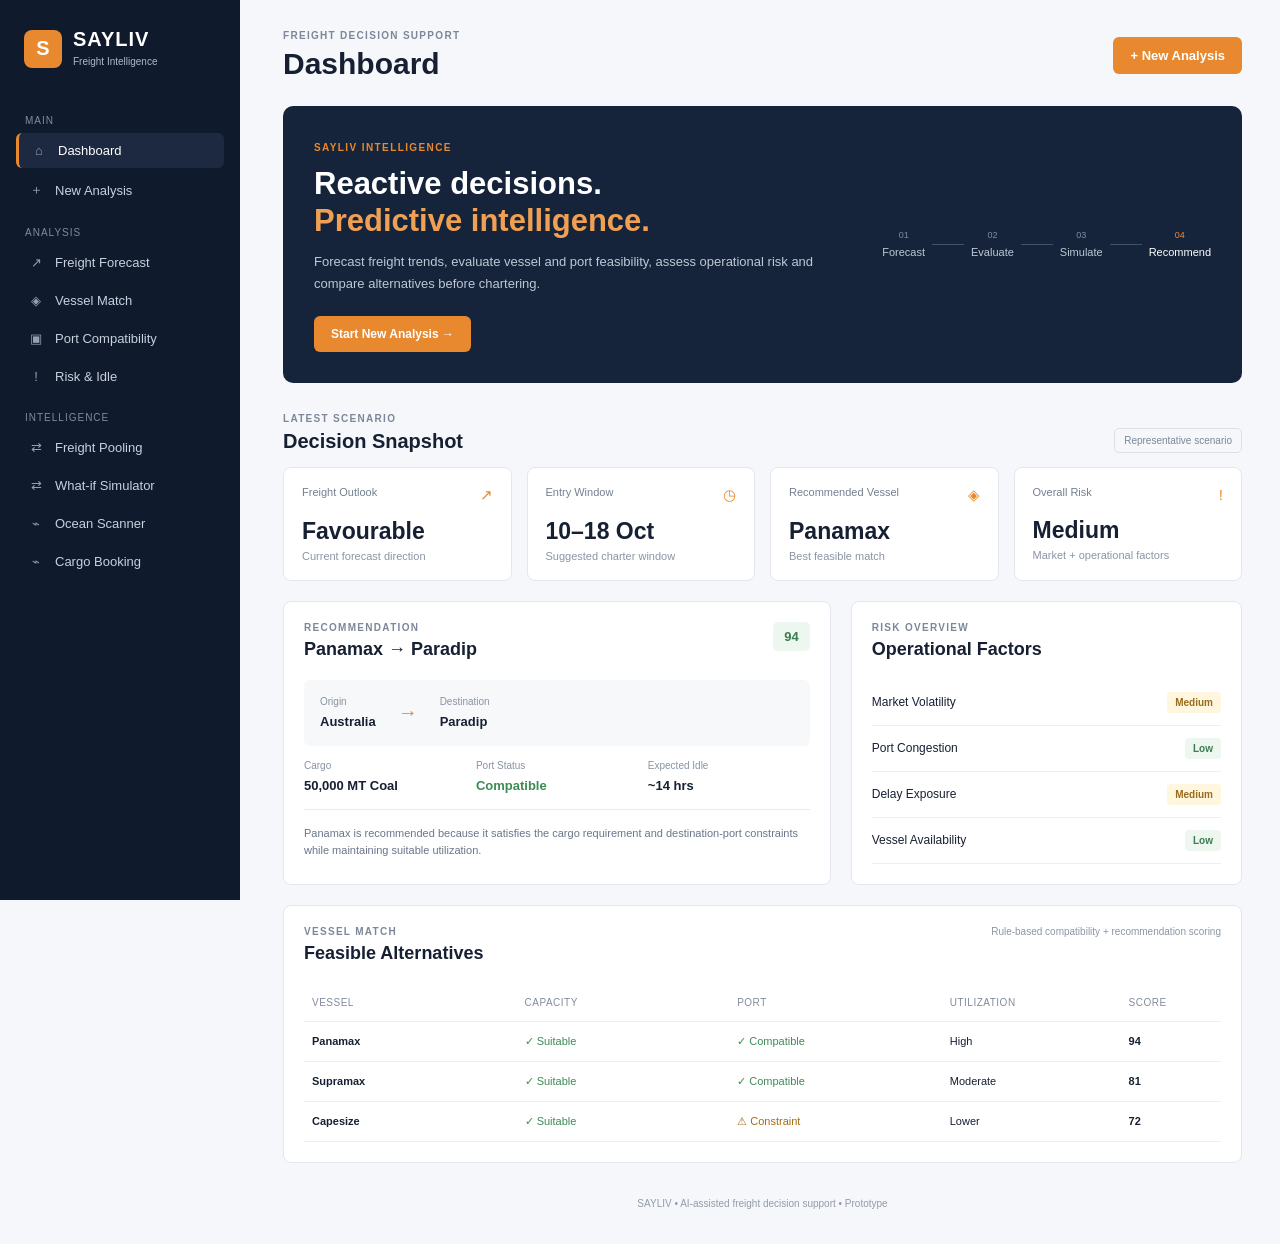
<file: frontend/index.html>
<!DOCTYPE html>
<html lang="en">
<head>
    <meta charset="UTF-8">
    <meta name="viewport" content="width=device-width, initial-scale=1.0">
    <title>SAYLIV | Freight Intelligence</title>
    <link rel="stylesheet" href="style.css">
</head>

<body>

<div class="app">

    <!-- SIDEBAR -->
    <aside class="sidebar">

        <div class="brand">
            <div class="brand-mark">S</div>
            <div>
                <h2>SAYLIV</h2>
                <span>Freight Intelligence</span>
            </div>
        </div>

        <nav>

            <p class="nav-title">MAIN</p>

            <button class="nav-item active">
                <span>⌂</span>
                Dashboard
            </button>

            <a href="analysis.html" class="nav-item">
                <span>＋</span>
                New Analysis
            </a>

            <p class="nav-title">ANALYSIS</p>

            <button class="nav-item">
                <span>↗</span>
                Freight Forecast
            </button>

            <button class="nav-item">
                <span>◈</span>
                Vessel Match
            </button>

            <button class="nav-item">
                <span>▣</span>
                Port Compatibility
            </button>

            <button class="nav-item">
                <span>!</span>
                Risk & Idle
            </button>

            <p class="nav-title">INTELLIGENCE</p>

            <a href="freight_pooling.html" class="nav-item">
                <span>⇄</span>
                Freight Pooling
            </a>

            <a href="whatif.html" class="nav-item">
                <span>⇄</span>
                What-if Simulator
            </a>

            

            <a href="ocean.html" class="nav-item">
                <span>⌁</span>
                 Ocean Scanner
            </a>

           <a href="cargo_booking.html" class="nav-item">
                <span>⌁</span>
                 Cargo Booking
            </a>

            


            

        </nav>

        <div class="sidebar-footer">
            <div></div>
            
        </div>

    </aside>


    <!-- MAIN CONTENT -->
    <main class="main">

        <header class="topbar">

            <div>
                <p class="eyebrow">FREIGHT DECISION SUPPORT</p>
                <h1>Dashboard</h1>
            </div>

            <a href="analysis.html" class="primary-button">
                + New Analysis
            </a>

        </header>


        <!-- HERO -->
        <section class="hero">

            <div class="hero-text">

                <span class="hero-label">SAYLIV INTELLIGENCE</span>

                <h2>
                    Reactive decisions.<br>
                    <strong>Predictive intelligence.</strong>
                </h2>

                <p>
                    Forecast freight trends, evaluate vessel and port feasibility,
                    assess operational risk and compare alternatives before chartering.
                </p>

                <a href="analysis.html" class="hero-button">
                    Start New Analysis →
                </a>

            </div>

            <div class="hero-flow">

                <div class="flow-step">
                    <span>01</span>
                    Forecast
                </div>

                <div class="flow-line"></div>

                <div class="flow-step">
                    <span>02</span>
                    Evaluate
                </div>

                <div class="flow-line"></div>

                <div class="flow-step">
                    <span>03</span>
                    Simulate
                </div>

                <div class="flow-line"></div>

                <div class="flow-step highlight">
                    <span>04</span>
                    Recommend
                </div>

            </div>

        </section>


        <!-- SNAPSHOT -->
        <div class="section-heading">

            <div>
                <p class="eyebrow">LATEST SCENARIO</p>
                <h2>Decision Snapshot</h2>
            </div>

            <span class="prototype-tag">Representative scenario</span>

        </div>


        <section class="cards">

            <div class="card">
                <div class="card-top">
                    <span>Freight Outlook</span>
                    <span class="icon">↗</span>
                </div>

                <h3>Favourable</h3>
                <p>Current forecast direction</p>
            </div>


            <div class="card">
                <div class="card-top">
                    <span>Entry Window</span>
                    <span class="icon">◷</span>
                </div>

                <h3>10–18 Oct</h3>
                <p>Suggested charter window</p>
            </div>


            <div class="card">
                <div class="card-top">
                    <span>Recommended Vessel</span>
                    <span class="icon">◈</span>
                </div>

                <h3>Panamax</h3>
                <p>Best feasible match</p>
            </div>


            <div class="card">
                <div class="card-top">
                    <span>Overall Risk</span>
                    <span class="icon">!</span>
                </div>

                <h3>Medium</h3>
                <p>Market + operational factors</p>
            </div>

        </section>


        <!-- CURRENT SCENARIO -->
        <section class="content-grid">

            <div class="panel recommendation">

                <div class="panel-header">
                    <div>
                        <p class="eyebrow">RECOMMENDATION</p>
                        <h2>Panamax → Paradip</h2>
                    </div>

                    <span class="score">94</span>
                </div>

                <div class="route">
                    <div>
                        <span>Origin</span>
                        <strong>Australia</strong>
                    </div>

                    <div class="arrow">→</div>

                    <div>
                        <span>Destination</span>
                        <strong>Paradip</strong>
                    </div>
                </div>

                <div class="cargo-info">
                    <div>
                        <span>Cargo</span>
                        <strong>50,000 MT Coal</strong>
                    </div>

                    <div>
                        <span>Port Status</span>
                        <strong class="good">Compatible</strong>
                    </div>

                    <div>
                        <span>Expected Idle</span>
                        <strong>~14 hrs</strong>
                    </div>
                </div>

                <p class="explanation">
                    Panamax is recommended because it satisfies the cargo requirement
                    and destination-port constraints while maintaining suitable utilization.
                </p>

            </div>


            <!-- RISK -->
            <div class="panel">

                <div class="panel-header">
                    <div>
                        <p class="eyebrow">RISK OVERVIEW</p>
                        <h2>Operational Factors</h2>
                    </div>
                </div>

                <div class="risk-row">
                    <span>Market Volatility</span>
                    <b class="medium">Medium</b>
                </div>

                <div class="risk-row">
                    <span>Port Congestion</span>
                    <b class="low">Low</b>
                </div>

                <div class="risk-row">
                    <span>Delay Exposure</span>
                    <b class="medium">Medium</b>
                </div>

                <div class="risk-row">
                    <span>Vessel Availability</span>
                    <b class="low">Low</b>
                </div>

            </div>

        </section>


        <!-- VESSEL COMPARISON -->
        <section class="panel">

            <div class="panel-header">

                <div>
                    <p class="eyebrow">VESSEL MATCH</p>
                    <h2>Feasible Alternatives</h2>
                </div>

                <span class="small-note">
                    Rule-based compatibility + recommendation scoring
                </span>

            </div>


            <div class="table">

                <div class="table-row table-head">
                    <span>Vessel</span>
                    <span>Capacity</span>
                    <span>Port</span>
                    <span>Utilization</span>
                    <span>Score</span>
                </div>

                <div class="table-row">
                    <strong>Panamax</strong>
                    <span class="check">✓ Suitable</span>
                    <span class="check">✓ Compatible</span>
                    <span>High</span>
                    <strong>94</strong>
                </div>

                <div class="table-row">
                    <strong>Supramax</strong>
                    <span class="check">✓ Suitable</span>
                    <span class="check">✓ Compatible</span>
                    <span>Moderate</span>
                    <strong>81</strong>
                </div>

                <div class="table-row">
                    <strong>Capesize</strong>
                    <span class="check">✓ Suitable</span>
                    <span class="warning">⚠ Constraint</span>
                    <span>Lower</span>
                    <strong>72</strong>
                </div>

            </div>

        </section>


        <footer>
            SAYLIV • AI-assisted freight decision support • Prototype
        </footer>

    </main>

</div>

</body>
</html>
</file>
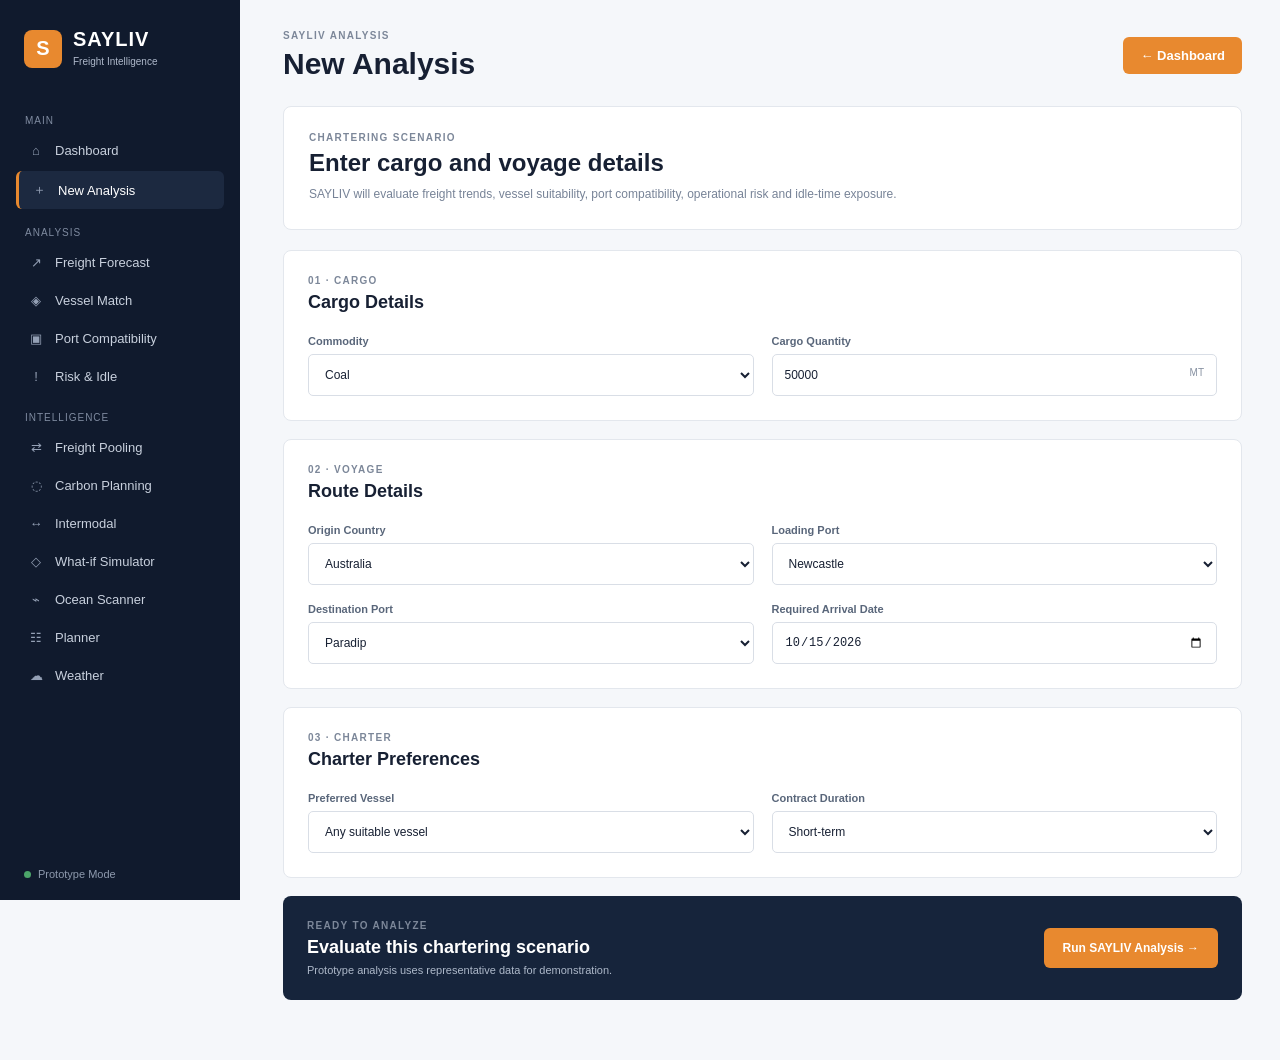
<file: frontend/analysis.html>
<!DOCTYPE html>
<html lang="en">
<head>
    <meta charset="UTF-8">
    <meta name="viewport" content="width=device-width, initial-scale=1.0">

    <title>SAYLIV | New Analysis</title>

    <link rel="stylesheet" href="style.css">
</head>

<body>

<div class="app">

    <!-- SIDEBAR -->
    <aside class="sidebar">

        <div class="brand">

            <div class="brand-mark">
                S
            </div>

            <div>
                <h2>SAYLIV</h2>
                <span>Freight Intelligence</span>
            </div>

        </div>


        <nav>

            <p class="nav-title">
                MAIN
            </p>


            <a href="index.html" class="nav-item">

                <span>⌂</span>

                Dashboard

            </a>


            <a href="analysis.html" class="nav-item active">

                <span>＋</span>

                New Analysis

            </a>


            <p class="nav-title">
                ANALYSIS
            </p>


            <button class="nav-item">
                <span>↗</span>
                Freight Forecast
            </button>


            <button class="nav-item">
                <span>◈</span>
                Vessel Match
            </button>


            <button class="nav-item">
                <span>▣</span>
                Port Compatibility
            </button>


            <button class="nav-item">
                <span>!</span>
                Risk & Idle
            </button>


            <p class="nav-title">
                INTELLIGENCE
            </p>


            <button class="nav-item">
                <span>⇄</span>
                Freight Pooling
            </button>


            <button class="nav-item">
                <span>◌</span>
                Carbon Planning
            </button>


            <button class="nav-item">
                <span>↔</span>
                Intermodal
            </button>


            <button class="nav-item">
                <span>◇</span>
                What-if Simulator
            </button>


            <!-- OCEAN SCANNER -->
            <a href="ocean.html" class="nav-item">

                <span>⌁</span>

                Ocean Scanner

            </a>


            <button class="nav-item">
                <span>☷</span>
                Planner
            </button>


            <button class="nav-item">
                <span>☁</span>
                Weather
            </button>


        </nav>


        <div class="sidebar-footer">

            <div class="status-dot"></div>

            Prototype Mode

        </div>

    </aside>



    <!-- MAIN -->
    <main class="main">


        <header class="topbar">

            <div>

                <p class="eyebrow">
                    SAYLIV ANALYSIS
                </p>

                <h1>
                    New Analysis
                </h1>

            </div>


            <a
                href="index.html"
                class="primary-button"
            >
                ← Dashboard
            </a>

        </header>



        <section class="analysis-intro">

            <p class="eyebrow">
                CHARTERING SCENARIO
            </p>

            <h2>
                Enter cargo and voyage details
            </h2>

            <p>
                SAYLIV will evaluate freight trends, vessel suitability,
                port compatibility, operational risk and idle-time exposure.
            </p>

        </section>



        <form
            id="analysisForm"
            action="result.html"
        >


            <!-- CARGO -->
            <section class="form-panel">

                <div class="form-heading">

                    <div>

                        <p class="eyebrow">
                            01 · CARGO
                        </p>

                        <h2>
                            Cargo Details
                        </h2>

                    </div>

                </div>



                <div class="form-grid">


                    <div class="field">

                        <label for="commodity">
                            Commodity
                        </label>


                        <select id="commodity">

                            <option value="Coal">
                                Coal
                            </option>

                            <option value="Iron Ore">
                                Iron Ore
                            </option>

                            <option value="Coke">
                                Coke
                            </option>

                            <option value="Limestone">
                                Limestone
                            </option>

                        </select>

                    </div>



                    <div class="field">

                        <label for="cargo">
                            Cargo Quantity
                        </label>


                        <div class="input-unit">

                            <input
                                type="number"
                                id="cargo"
                                value="50000"
                                min="1000"
                                required
                            >


                            <span>
                                MT
                            </span>

                        </div>

                    </div>


                </div>

            </section>



            <!-- VOYAGE -->
            <section class="form-panel">


                <div class="form-heading">

                    <div>

                        <p class="eyebrow">
                            02 · VOYAGE
                        </p>

                        <h2>
                            Route Details
                        </h2>

                    </div>

                </div>



                <div class="form-grid">


                    <div class="field">

                        <label for="origin">
                            Origin Country
                        </label>


                        <select id="origin">

                            <option value="Australia">
                                Australia
                            </option>

                            <option value="United States">
                                United States
                            </option>

                            <option value="Mozambique">
                                Mozambique
                            </option>

                            <option value="Russia">
                                Russia
                            </option>

                            <option value="Indonesia">
                                Indonesia
                            </option>

                        </select>

                    </div>



                    <div class="field">

                        <label for="loadingPort">
                            Loading Port
                        </label>


                        <select id="loadingPort">

                            <option value="Newcastle">
                                Newcastle
                            </option>

                            <option value="Hay Point">
                                Hay Point
                            </option>

                            <option value="Gladstone">
                                Gladstone
                            </option>

                            <option value="Abbot Point">
                                Abbot Point
                            </option>

                        </select>

                    </div>



                    <div class="field">

                        <label for="destination">
                            Destination Port
                        </label>


                        <select id="destination">

                            <option value="Paradip">
                                Paradip
                            </option>

                            <option value="Visakhapatnam">
                                Visakhapatnam
                            </option>

                            <option value="Gangavaram">
                                Gangavaram
                            </option>

                            <option value="Gopalpur">
                                Gopalpur
                            </option>

                            <option value="Dhamra">
                                Dhamra
                            </option>

                            <option value="Haldia">
                                Haldia
                            </option>

                        </select>

                    </div>



                    <div class="field">

                        <label for="arrivalDate">
                            Required Arrival Date
                        </label>


                        <input
                            type="date"
                            id="arrivalDate"
                            value="2026-10-15"
                            required
                        >

                    </div>


                </div>

            </section>



            <!-- CHARTER -->
            <section class="form-panel">


                <div class="form-heading">

                    <div>

                        <p class="eyebrow">
                            03 · CHARTER
                        </p>

                        <h2>
                            Charter Preferences
                        </h2>

                    </div>

                </div>



                <div class="form-grid">


                    <div class="field">

                        <label for="vessel">
                            Preferred Vessel
                        </label>


                        <select id="vessel">

                            <option value="Any">
                                Any suitable vessel
                            </option>

                            <option value="Panamax">
                                Panamax
                            </option>

                            <option value="Supramax">
                                Supramax
                            </option>

                            <option value="Capesize">
                                Capesize
                            </option>

                            <option value="Handysize">
                                Handysize
                            </option>

                        </select>

                    </div>



                    <div class="field">

                        <label for="contract">
                            Contract Duration
                        </label>


                        <select id="contract">

                            <option value="Short-term">
                                Short-term
                            </option>

                            <option value="Medium-term">
                                Medium-term
                            </option>

                            <option value="Spot">
                                Spot
                            </option>

                        </select>

                    </div>


                </div>

            </section>



            <!-- SUBMIT -->
            <section class="run-section">


                <div>

                    <p class="eyebrow">
                        READY TO ANALYZE
                    </p>


                    <h3>
                        Evaluate this chartering scenario
                    </h3>


                    <p>
                        Prototype analysis uses representative data for demonstration.
                    </p>

                </div>


                <button
                    type="submit"
                    class="run-button"
                >
                    Run SAYLIV Analysis →
                </button>


            </section>


        </form>


    </main>


</div>

<script>
const SAYLIV_API_BASE = "https://sayliv-2007.onrender.com";

const form = document.getElementById("analysisForm");
const runButton = form.querySelector(".run-button");

form.addEventListener("submit", async function (event) {
    event.preventDefault();

    const payload = {
        commodity: document.getElementById("commodity").value,
        cargo: Number(document.getElementById("cargo").value),
        origin: document.getElementById("origin").value,
        loadingPort: document.getElementById("loadingPort").value,
        destination: document.getElementById("destination").value,
        arrivalDate: document.getElementById("arrivalDate").value,
        vessel: document.getElementById("vessel").value,
        contract: document.getElementById("contract").value
    };

    const originalText = runButton.textContent;
    runButton.disabled = true;
    runButton.textContent = "Analyzing...";

    try {
        const response = await fetch(SAYLIV_API_BASE + "/analyze", {
            method: "POST",
            headers: {
                "Content-Type": "application/json"
            },
            body: JSON.stringify(payload)
        });

        if (!response.ok) {
            throw new Error("Backend error: " + response.status);
        }

        const result = await response.json();

        localStorage.setItem("saylivInput", JSON.stringify(payload));
        localStorage.setItem("saylivResult", JSON.stringify(result));

        window.location.href = "result.html";

    } catch (error) {
        console.error(error);

        runButton.disabled = false;
        runButton.textContent = originalText;

        alert(
            "SAYLIV backend se connection nahi ho pa raha. Please try again."
        );
    }
});
</script>


</body>
</html>
</file>
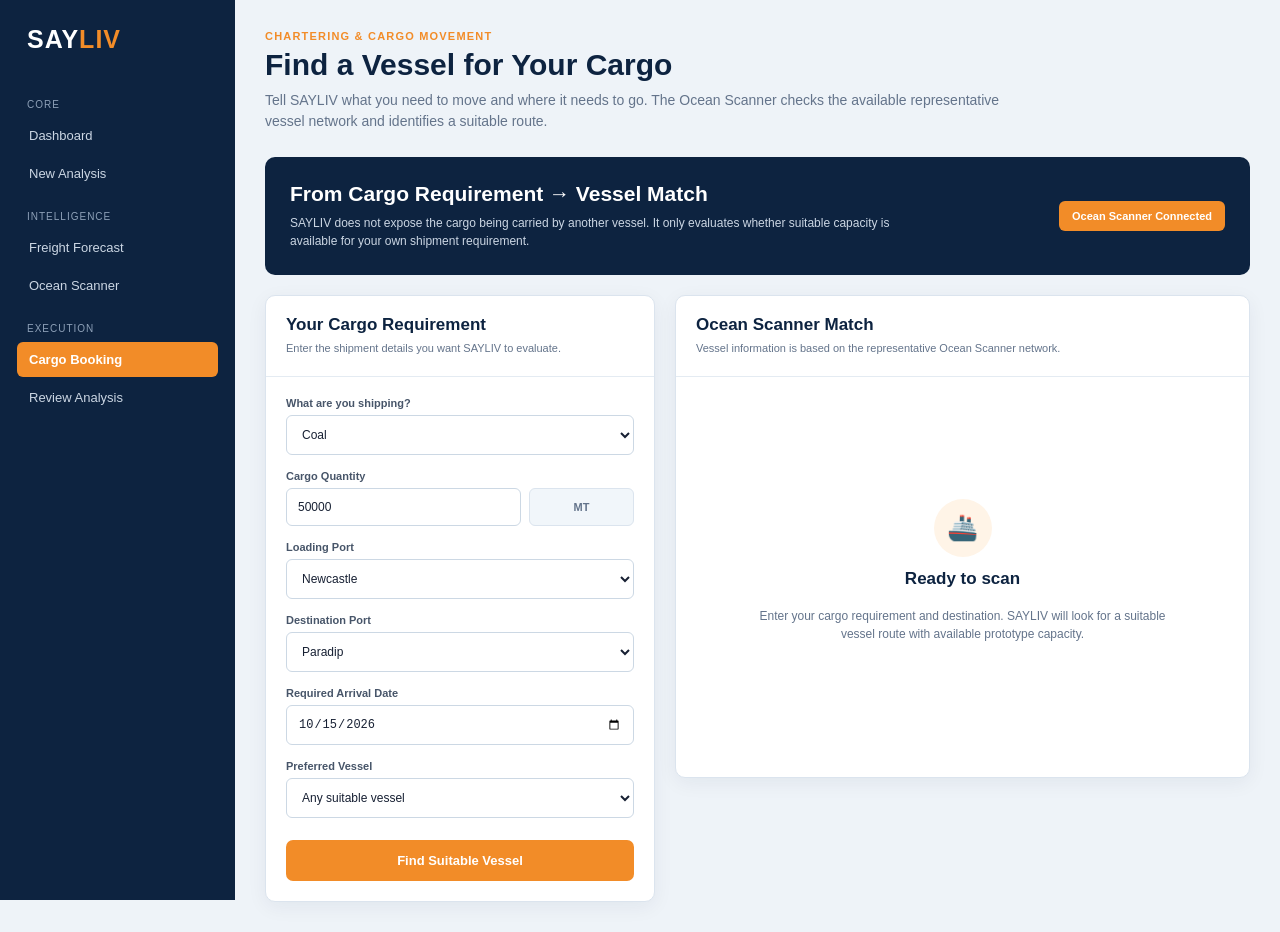
<file: frontend/cargo_booking.html>
<!DOCTYPE html>
<html lang="en">

<head>
    <meta charset="UTF-8">
    <meta name="viewport" content="width=device-width, initial-scale=1.0">

    <title>SAYLIV | Cargo Booking</title>

    <style>
        * {
            box-sizing: border-box;
        }

        body {
            margin: 0;
            font-family: Arial, Helvetica, sans-serif;
            background: #eef3f8;
            color: #172033;
        }

        /* ================= SIDEBAR ================= */

        .sidebar {
            position: fixed;
            left: 0;
            top: 0;
            width: 235px;
            height: 100vh;

            background: #0d2340;
            color: white;

            padding: 25px 17px;
            overflow-y: auto;

            z-index: 1000;
        }

        .logo {
            font-size: 25px;
            font-weight: 800;
            letter-spacing: 1px;
            padding: 0 10px 25px;
        }

        .logo span {
            color: #f28c28;
        }

        .nav-title {
            color: #8ea1b8;
            font-size: 10px;
            text-transform: uppercase;
            letter-spacing: 1px;
            margin: 20px 10px 8px;
        }

        .nav-item {
            display: block;
            color: #cbd6e3;
            text-decoration: none;

            padding: 10px 12px;
            border-radius: 6px;

            font-size: 13px;
            margin-bottom: 3px;
        }

        .nav-item:hover {
            background: #18385d;
            color: white;
        }

        .nav-item.active {
            background: #f28c28;
            color: white;
            font-weight: 700;
        }

        /* ================= MAIN ================= */

        .main {
            margin-left: 235px;
            min-height: 100vh;
            padding: 30px;
        }

        .eyebrow {
            color: #f28c28;
            font-size: 11px;
            font-weight: 800;
            letter-spacing: 1.2px;
            text-transform: uppercase;
            margin-bottom: 6px;
        }

        h1 {
            margin: 0;
            color: #0d2340;
            font-size: 30px;
        }

        .subtitle {
            margin: 8px 0 25px;
            color: #64748b;
            font-size: 14px;
            line-height: 1.5;
            max-width: 750px;
        }

        /* ================= HERO ================= */

        .hero {
            background: #0d2340;
            color: white;

            border-radius: 10px;
            padding: 25px;

            margin-bottom: 20px;

            display: flex;
            justify-content: space-between;
            align-items: center;
            gap: 20px;
        }

        .hero h2 {
            margin: 0 0 8px;
            font-size: 21px;
        }

        .hero p {
            margin: 0;
            color: #cbd6e3;
            font-size: 12px;
            line-height: 1.5;
            max-width: 650px;
        }

        .hero-badge {
            background: #f28c28;
            color: white;

            padding: 9px 13px;
            border-radius: 6px;

            font-size: 11px;
            font-weight: 700;

            white-space: nowrap;
        }

        /* ================= LAYOUT ================= */

        .booking-layout {
            display: grid;
            grid-template-columns: 390px minmax(0, 1fr);
            gap: 20px;
            align-items: start;
        }

        .panel {
            background: white;
            border: 1px solid #dbe4ee;
            border-radius: 10px;
            box-shadow: 0 5px 20px rgba(15, 35, 60, 0.06);
        }

        .panel-header {
            padding: 19px 20px;
            border-bottom: 1px solid #e4ebf2;
        }

        .panel-header h3 {
            margin: 0;
            color: #0d2340;
            font-size: 17px;
        }

        .panel-header p {
            margin: 6px 0 0;
            color: #64748b;
            font-size: 11px;
            line-height: 1.45;
        }

        /* ================= FORM ================= */

        .form-body {
            padding: 20px;
        }

        .field {
            margin-bottom: 15px;
        }

        .field label {
            display: block;
            color: #475569;
            font-size: 11px;
            font-weight: 700;
            margin-bottom: 6px;
        }

        input,
        select {
            width: 100%;

            padding: 11px;

            border: 1px solid #ccd8e4;
            border-radius: 6px;

            background: white;
            color: #172033;

            font-size: 12px;
            outline: none;
        }

        input:focus,
        select:focus {
            border-color: #3285d8;
        }

        .cargo-row {
            display: grid;
            grid-template-columns: 1fr 105px;
            gap: 8px;
        }

        .unit {
            display: flex;
            align-items: center;
            justify-content: center;

            background: #f1f6fa;
            border: 1px solid #dbe4ee;
            border-radius: 6px;

            color: #64748b;
            font-size: 11px;
            font-weight: 700;
        }

        .find-button {
            width: 100%;

            margin-top: 7px;

            padding: 13px;

            border: none;
            border-radius: 7px;

            background: #f28c28;
            color: white;

            font-size: 13px;
            font-weight: 800;

            cursor: pointer;
        }

        .find-button:hover {
            background: #d97516;
        }

        /* ================= RESULT ================= */

        .result-body {
            padding: 20px;
        }

        .empty-state {
            min-height: 360px;

            display: flex;
            flex-direction: column;
            justify-content: center;
            align-items: center;

            text-align: center;

            color: #64748b;
        }

        .empty-icon {
            width: 58px;
            height: 58px;

            border-radius: 50%;

            background: #fff4e7;
            color: #f28c28;

            display: flex;
            align-items: center;
            justify-content: center;

            font-size: 25px;
            margin-bottom: 12px;
        }

        .empty-state h3 {
            margin: 0 0 6px;
            color: #0d2340;
            font-size: 17px;
        }

        .empty-state p {
            max-width: 430px;
            font-size: 12px;
            line-height: 1.5;
        }

        /* ================= MATCH ================= */

        .match-header {
            display: flex;
            justify-content: space-between;
            align-items: flex-start;
            gap: 15px;

            padding-bottom: 15px;
            border-bottom: 1px solid #e4ebf2;
        }

        .match-label {
            color: #f28c28;
            font-size: 10px;
            font-weight: 800;
            text-transform: uppercase;
            letter-spacing: .8px;
        }

        .match-title {
            margin-top: 5px;
            color: #0d2340;
            font-size: 20px;
            font-weight: 800;
        }

        .match-route {
            margin-top: 5px;
            color: #64748b;
            font-size: 12px;
        }

        .available {
            background: #eaf7ef;
            color: #167443;

            border: 1px solid #bfe6cc;

            padding: 8px 10px;
            border-radius: 6px;

            font-size: 10px;
            font-weight: 800;

            white-space: nowrap;
        }

        .match-grid {
            display: grid;
            grid-template-columns: repeat(4, 1fr);
            gap: 9px;

            margin: 16px 0;
        }

        .match-stat {
            background: #f6f9fc;
            border: 1px solid #e0e8f0;
            border-radius: 6px;
            padding: 11px;
        }

        .match-stat small {
            display: block;
            color: #64748b;
            font-size: 9px;
        }

        .match-stat strong {
            display: block;
            color: #0d2340;
            font-size: 13px;
            margin-top: 4px;
        }

        .capacity-box {
            margin-top: 15px;
            padding: 14px;

            background: #fbfdff;
            border: 1px solid #dbe4ee;
            border-radius: 7px;
        }

        .capacity-head {
            display: flex;
            justify-content: space-between;
            font-size: 11px;
            font-weight: 700;
            color: #475569;
        }

        .capacity-bar {
            height: 9px;
            background: #e6edf4;
            border-radius: 20px;

            overflow: hidden;
            margin-top: 8px;
        }

        .capacity-fill {
            height: 100%;
            background: #3285d8;
            border-radius: 20px;
            width: 0;
            transition: width .4s ease;
        }

        .recommendation {
            margin-top: 15px;

            background: #fff8ef;
            border: 1px solid #f4d5ad;
            border-left: 4px solid #f28c28;

            border-radius: 7px;

            padding: 14px;
        }

        .recommendation strong {
            display: block;
            color: #0d2340;
            font-size: 13px;
            margin-bottom: 5px;
        }

        .recommendation p {
            margin: 0;
            color: #64748b;
            font-size: 11px;
            line-height: 1.5;
        }

        .book-button {
            width: 100%;

            margin-top: 16px;

            padding: 13px;

            background: #0d2340;
            color: white;

            border: none;
            border-radius: 7px;

            font-size: 13px;
            font-weight: 800;

            cursor: pointer;
        }

        .book-button:hover {
            background: #18385d;
        }

        /* ================= TRACKING ================= */

        .tracking {
            display: none;
            margin-top: 20px;
        }

        .tracking.visible {
            display: block;
        }

        .tracking-header {
            padding: 18px 20px;
            border-bottom: 1px solid #e4ebf2;
        }

        .tracking-header h3 {
            margin: 0;
            color: #0d2340;
            font-size: 17px;
        }

        .tracking-header p {
            margin: 5px 0 0;
            color: #64748b;
            font-size: 11px;
        }

        .tracking-body {
            padding: 20px;
        }

        .booking-id {
            display: inline-block;

            background: #eef4fa;
            color: #0d2340;

            padding: 7px 10px;

            border-radius: 5px;

            font-size: 11px;
            font-weight: 800;
        }

        .tracking-line {
            display: grid;
            grid-template-columns: 1fr 1fr 1fr;
            gap: 10px;

            margin-top: 20px;
        }

        .tracking-step {
            position: relative;

            padding: 13px;

            border-top: 3px solid #dbe4ee;
        }

        .tracking-step.done {
            border-color: #3285d8;
        }

        .tracking-step.current {
            border-color: #f28c28;
        }

        .tracking-step strong {
            display: block;
            color: #0d2340;
            font-size: 12px;
        }

        .tracking-step span {
            display: block;
            margin-top: 5px;
            color: #64748b;
            font-size: 10px;
        }

        .note {
            margin-top: 16px;

            color: #64748b;
            font-size: 10px;
            line-height: 1.5;
        }

        /* ================= RESPONSIVE ================= */

        @media (max-width: 1050px) {

            .booking-layout {
                grid-template-columns: 1fr;
            }

            .match-grid {
                grid-template-columns: repeat(2, 1fr);
            }
        }

        @media (max-width: 700px) {

            .sidebar {
                display: none;
            }

            .main {
                margin-left: 0;
                padding: 15px;
            }

            .hero {
                flex-direction: column;
                align-items: flex-start;
            }

            .match-header {
                flex-direction: column;
            }

            .tracking-line {
                grid-template-columns: 1fr;
            }
        }
    </style>
</head>


<body>

    <!-- ================= SIDEBAR ================= -->

    <aside class="sidebar">

        <div class="logo">
            SAY<span>LIV</span>
        </div>

        <div class="nav-title">
            Core
        </div>

        <a href="index.html" class="nav-item">
            Dashboard
        </a>

        <a href="analysis.html" class="nav-item">
            New Analysis
        </a>

        <div class="nav-title">
            Intelligence
        </div>

        <a href="result.html" class="nav-item">
            Freight Forecast
        </a>

        <a href="ocean.html" class="nav-item">
            Ocean Scanner
        </a>

        <div class="nav-title">
            Execution
        </div>

        <a href="cargo-booking.html" class="nav-item active">
            Cargo Booking
        </a>

        <a href="review.html" class="nav-item">
            Review Analysis
        </a>

    </aside>


    <!-- ================= MAIN ================= -->

    <main class="main">

        <div class="eyebrow">
            Chartering & Cargo Movement
        </div>

        <h1>
            Find a Vessel for Your Cargo
        </h1>

        <p class="subtitle">
            Tell SAYLIV what you need to move and where it needs
            to go. The Ocean Scanner checks the available
            representative vessel network and identifies a
            suitable route.
        </p>


        <!-- HERO -->

        <section class="hero">

            <div>

                <h2>
                    From Cargo Requirement → Vessel Match
                </h2>

                <p>
                    SAYLIV does not expose the cargo being carried
                    by another vessel. It only evaluates whether
                    suitable capacity is available for your own
                    shipment requirement.
                </p>

            </div>

            <div class="hero-badge">
                Ocean Scanner Connected
            </div>

        </section>


        <!-- BOOKING + RESULT -->

        <section class="booking-layout">


            <!-- USER INPUT -->

            <div class="panel">

                <div class="panel-header">

                    <h3>
                        Your Cargo Requirement
                    </h3>

                    <p>
                        Enter the shipment details you want
                        SAYLIV to evaluate.
                    </p>

                </div>


                <div class="form-body">

                    <div class="field">

                        <label>
                            What are you shipping?
                        </label>

                        <select id="cargoType">

                            <option value="Coal">
                                Coal
                            </option>

                            <option value="Iron Ore">
                                Iron Ore
                            </option>

                            <option value="Coke">
                                Coke
                            </option>

                            <option value="Limestone">
                                Limestone
                            </option>

                        </select>

                    </div>


                    <div class="field">

                        <label>
                            Cargo Quantity
                        </label>

                        <div class="cargo-row">

                            <input
                                id="cargoQuantity"
                                type="number"
                                value="50000"
                                min="5000"
                                max="150000"
                                step="1000"
                            >

                            <div class="unit">
                                MT
                            </div>

                        </div>

                    </div>


                    <div class="field">

                        <label>
                            Loading Port
                        </label>

                        <select id="loadingPort">

                            <option value="Newcastle">
                                Newcastle
                            </option>

                            <option value="Hay Point">
                                Hay Point
                            </option>

                            <option value="Gladstone">
                                Gladstone
                            </option>

                            <option value="Abbot Point">
                                Abbot Point
                            </option>

                        </select>

                    </div>


                    <div class="field">

                        <label>
                            Destination Port
                        </label>

                        <select id="destinationPort">

                            <option value="Paradip">
                                Paradip
                            </option>

                            <option value="Dhamra">
                                Dhamra
                            </option>

                            <option value="Visakhapatnam">
                                Visakhapatnam
                            </option>

                            <option value="Gangavaram">
                                Gangavaram
                            </option>

                            <option value="Gopalpur">
                                Gopalpur
                            </option>

                            <option value="Haldia">
                                Haldia
                            </option>

                        </select>

                    </div>


                    <div class="field">

                        <label>
                            Required Arrival Date
                        </label>

                        <input
                            id="arrivalDate"
                            type="date"
                            value="2026-10-15"
                        >

                    </div>


                    <div class="field">

                        <label>
                            Preferred Vessel
                        </label>

                        <select id="preferredVessel">

                            <option value="Any">
                                Any suitable vessel
                            </option>

                            <option value="Handysize">
                                Handysize
                            </option>

                            <option value="Supramax">
                                Supramax
                            </option>

                            <option value="Panamax">
                                Panamax
                            </option>

                            <option value="Capesize">
                                Capesize
                            </option>

                        </select>

                    </div>


                    <button
                        class="find-button"
                        id="findVesselButton"
                        type="button"
                    >
                        Find Suitable Vessel
                    </button>

                </div>

            </div>


            <!-- RESULT -->

            <div class="panel">

                <div class="panel-header">

                    <h3>
                        Ocean Scanner Match
                    </h3>

                    <p>
                        Vessel information is based on the
                        representative Ocean Scanner network.
                    </p>

                </div>


                <div
                    class="result-body"
                    id="resultBody"
                >

                    <div class="empty-state">

                        <div class="empty-icon">
                            🚢
                        </div>

                        <h3>
                            Ready to scan
                        </h3>

                        <p>
                            Enter your cargo requirement and
                            destination. SAYLIV will look for
                            a suitable vessel route with
                            available prototype capacity.
                        </p>

                    </div>

                </div>

            </div>

        </section>


        <!-- TRACKING -->

        <section
            class="panel tracking"
            id="trackingPanel"
        >

            <div class="tracking-header">

                <h3>
                    Cargo Tracking
                </h3>

                <p>
                    Your shipment journey after booking.
                </p>

            </div>


            <div class="tracking-body">

                <span
                    class="booking-id"
                    id="bookingId"
                >
                    Booking ID: --
                </span>


                <div class="tracking-line">

                    <div class="tracking-step done">

                        <strong>
                            Booking Requested
                        </strong>

                        <span>
                            Cargo requirement registered
                        </span>

                    </div>


                    <div class="tracking-step current">

                        <strong>
                            Vessel Identified
                        </strong>

                        <span id="trackingVessel">
                            Suitable vessel selected
                        </span>

                    </div>


                    <div class="tracking-step">

                        <strong>
                            Voyage Tracking
                        </strong>

                        <span>
                            Tracking becomes active after execution
                        </span>

                    </div>

                </div>


                <div class="note">
                    Prototype tracking flow. Live vessel positions,
                    booking confirmation and voyage status require
                    integration with authorized operational/AIS
                    and booking systems.
                </div>

            </div>

        </section>

    </main>


    <script src ="cargo-booking.js"> </script>


</body>

</html>
</file>
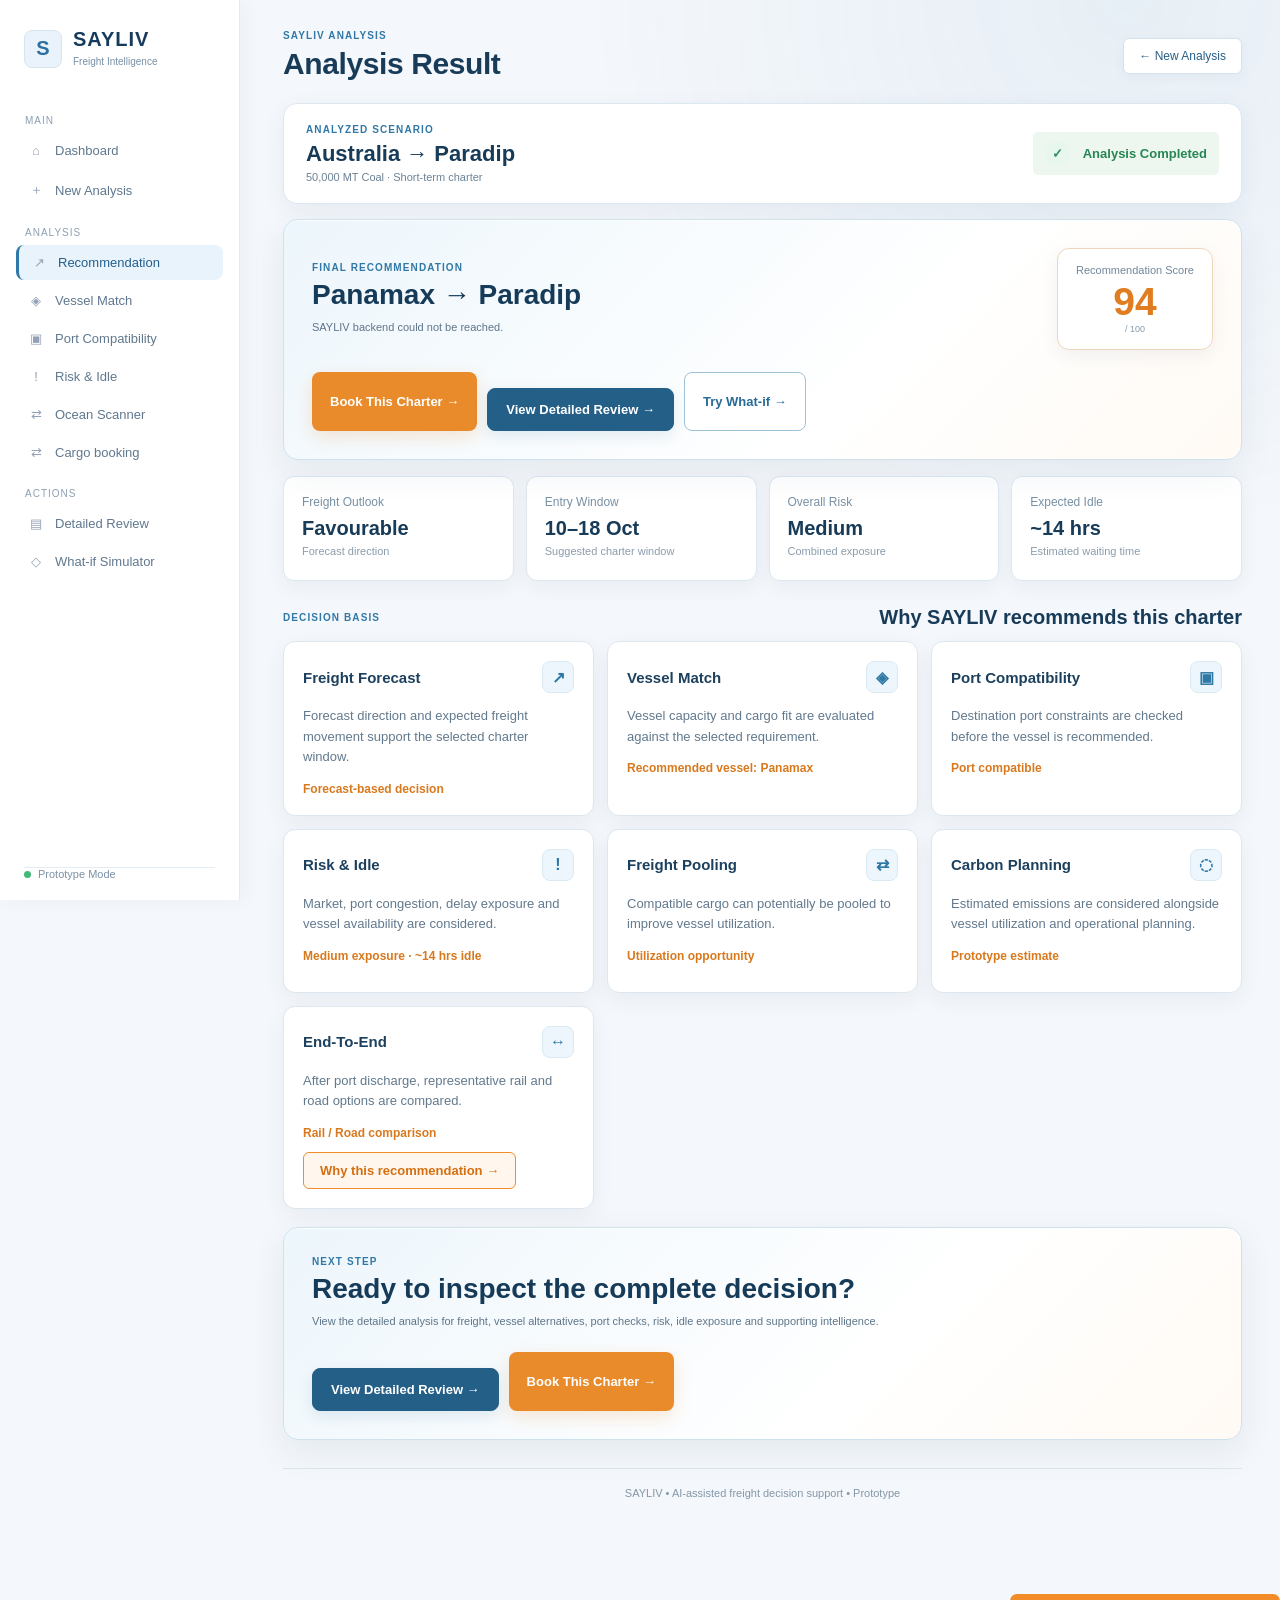
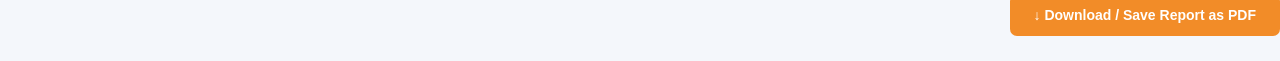
<file: frontend/result.html>
<!DOCTYPE html>
<html lang="en">
<head>
    <meta charset="UTF-8">
    <meta name="viewport" content="width=device-width, initial-scale=1.0">
    <title>SAYLIV | Analysis Result</title>
    <link rel="stylesheet" href="style.css">

    <style>
        /* =========================================================
           SAYLIV RESULT PAGE — LIGHT PROFESSIONAL THEME
           ONLY VISUAL THEME CHANGED
           ========================================================= */

        html,
        body {
            min-height: 100%;
            height: auto !important;
            overflow-x: hidden !important;
            overflow-y: auto !important;
        }

        body {
            margin: 0;
            background: #f4f7fb;
            color: #18324b;
        }

        .app {
            min-height: 100vh;
            height: auto !important;
            display: flex;
            overflow: visible !important;
        }

        /* =========================================================
           LIGHT SIDEBAR
           ========================================================= */

        .sidebar {
            background: #ffffff !important;
            border-right: 1px solid #e2eaf2 !important;
            color: #18324b !important;
            box-shadow: 4px 0 20px rgba(31, 62, 91, 0.04);
        }

        .brand h2 {
            color: #163b5c !important;
        }

        .brand span {
            color: #7890a5 !important;
        }

        .brand-mark {
            background: #eaf3fb !important;
            color: #2d6f9f !important;
            border: 1px solid #d5e6f3;
        }

        .nav-title {
            color: #8ba0b3 !important;
        }

        .nav-item {
            color: #60788e !important;
            border-radius: 8px !important;
        }

        .nav-item:hover {
            background: #f0f6fb !important;
            color: #245d86 !important;
        }

        .nav-item.active {
            background: #e9f3fb !important;
            color: #245f8d !important;
            border-left: 3px solid #2f78a8 !important;
        }

        .sidebar-footer {
            color: #7b91a5 !important;
            border-top: 1px solid #e5edf4 !important;
        }

        .status-dot {
            background: #42b978 !important;
        }

        /* =========================================================
           MAIN
           ========================================================= */

        .main {
            flex: 1;
            min-width: 0;
            min-height: 100vh;
            height: auto !important;
            overflow: visible !important;
            padding-bottom: 55px;

            background:
                radial-gradient(
                    circle at 85% 0%,
                    rgba(78, 143, 190, 0.08),
                    transparent 30%
                ),
                #f4f7fb;
        }

        /* =========================================================
           TOPBAR
           ========================================================= */

        .topbar {
            margin-bottom: 22px;
        }

        .topbar h1 {
            color: #183b58;
            letter-spacing: -0.4px;
        }

        .eyebrow {
            color: #3178a6 !important;
            font-weight: 800;
            letter-spacing: 1.1px;
        }

        .secondary-button {
            background: #ffffff !important;
            color: #285f86 !important;
            border: 1px solid #d6e3ee !important;
            box-shadow: 0 3px 12px rgba(31, 70, 100, 0.05);
        }

        .secondary-button:hover {
            background: #eef6fb !important;
        }

        /* =========================================================
           SCENARIO
           ========================================================= */

        .result-scenario {
            display: flex;
            justify-content: space-between;
            align-items: center;
            gap: 20px;
            padding: 20px 22px;
            margin-bottom: 15px;
            border-radius: 14px;
            background: #ffffff;
            border: 1px solid #dce7f0;
            box-shadow: 0 7px 24px rgba(35, 71, 101, 0.06);
        }

        .result-scenario h2 {
            margin: 5px 0 4px;
            color: #183b58;
        }

        .result-scenario p:not(.eyebrow) {
            color: #6c8295;
        }

        .analysis-status {
            display: flex;
            align-items: center;
            gap: 8px;
            color: #278653;
            font-size: 13px;
            font-weight: 700;
        }

        .status-check {
            width: 25px;
            height: 25px;
            display: inline-flex;
            align-items: center;
            justify-content: center;
            border-radius: 50%;
            background: #e7f7ee;
            color: #29915b;
        }

        /* =========================================================
           FINAL RECOMMENDATION
           ========================================================= */

        .decision-panel {
            position: relative;
            display: grid;
            grid-template-columns: 1fr auto;
            gap: 22px;
            padding: 28px;
            margin-bottom: 16px;
            border-radius: 15px;

            background:
                linear-gradient(
                    135deg,
                    #edf6fc 0%,
                    #ffffff 62%,
                    #fffaf4 100%
                );

            border: 1px solid #cfe1ed;

            box-shadow:
                0 12px 34px rgba(35, 73, 104, 0.08),
                inset 0 1px 0 rgba(255,255,255,0.9);
        }

        .decision-panel h2 {
            margin: 5px 0 8px;
            font-size: 28px;
            color: #163b59;
        }

        .decision-panel p:not(.eyebrow) {
            color: #5e7589;
            line-height: 1.6;
        }

        .recommendation-score {
            min-width: 125px;
            align-self: center;
            text-align: center;
            padding: 15px 18px;
            border-radius: 12px;
            background: #ffffff;
            border: 1px solid #f0d7b9;
            box-shadow: 0 6px 18px rgba(50, 75, 95, 0.07);
        }

        .recommendation-score span {
            display: block;
            font-size: 11px;
            color: #71879a;
            margin-bottom: 4px;
        }

        .recommendation-score strong {
            font-size: 39px;
            color: #df7d20;
        }

        .recommendation-score small {
            color: #8799a9;
        }

        .decision-actions {
            grid-column: 1 / -1;
            display: flex;
            gap: 10px;
            flex-wrap: wrap;
        }

        .book-button,
        .review-button,
        .whatif-button {
            display: inline-flex;
            align-items: center;
            justify-content: center;
            min-height: 43px;
            padding: 0 18px;
            border-radius: 8px;
            text-decoration: none;
            font-size: 13px;
            font-weight: 800;
            cursor: pointer;
            transition: 0.2s ease;
        }

        .book-button {
            border: 0;
            background: #e98a2b;
            color: #ffffff;
            box-shadow: 0 6px 18px rgba(233,138,43,0.20);
        }

        .review-button {
            background: #245f88;
            color: #ffffff;
            border: 1px solid #245f88;
            box-shadow: 0 5px 15px rgba(36,95,136,0.12);
        }

        .whatif-button {
            background: #ffffff;
            color: #286b97;
            border: 1px solid #9fc2d9;
        }

        .book-button:hover,
        .review-button:hover,
        .whatif-button:hover {
            transform: translateY(-2px);
            filter: brightness(1.05);
        }

        /* =========================================================
           SNAPSHOT CARDS
           ========================================================= */

        .result-cards {
            display: grid;
            grid-template-columns: repeat(4, 1fr);
            gap: 12px;
            margin-bottom: 19px;
        }

        .result-card {
            padding: 18px;
            min-height: 105px;
            box-sizing: border-box;
            border-radius: 11px;
            background: #ffffff;
            border: 1px solid #dce7f0;
            box-shadow: 0 6px 20px rgba(35, 71, 101, 0.055);
        }

        .result-card span {
            display: block;
            margin-bottom: 8px;
            color: #7890a4;
            font-size: 12px;
        }

        .result-card strong {
            display: block;
            color: #183b58;
            font-size: 20px;
        }

        .result-card small {
            display: block;
            margin-top: 5px;
            color: #8b9cac;
            font-size: 11px;
        }

        /* =========================================================
           SECTION HEADING
           ========================================================= */

        .section-heading {
            margin: 22px 0 12px;
        }

        .section-heading h2 {
            margin: 3px 0 0;
            color: #183b58;
            font-size: 20px;
        }

        /* =========================================================
           RECOMMENDATION CARDS
           ========================================================= */

        .recommendation-grid {
            display: grid;
            grid-template-columns: repeat(3, 1fr);
            gap: 13px;
        }

        .recommendation-card {
            min-height: 164px;
            padding: 19px;
            box-sizing: border-box;
            border-radius: 12px;
            background: #ffffff;
            border: 1px solid #dce7f0;
            box-shadow: 0 7px 22px rgba(35, 71, 101, 0.055);
            transition: 0.2s ease;
        }

        .recommendation-card:hover {
            transform: translateY(-2px);
            border-color: #a9c9df;
            background: #fbfdff;
            box-shadow: 0 10px 26px rgba(35, 71, 101, 0.09);
        }

        .recommendation-card-header {
            display: flex;
            justify-content: space-between;
            align-items: center;
            gap: 10px;
            margin-bottom: 13px;
        }

        .recommendation-card h3 {
            margin: 0;
            color: #1c405d;
            font-size: 15px;
        }

        .recommendation-icon {
            width: 32px;
            height: 32px;
            flex-shrink: 0;
            display: flex;
            align-items: center;
            justify-content: center;
            border-radius: 8px;
            background: #edf6fc;
            color: #2e78a6;
            border: 1px solid #d9eaf4;
            font-weight: 800;
        }

        .recommendation-card p {
            margin: 0;
            color: #62798d;
            font-size: 13px;
            line-height: 1.58;
        }

        .recommendation-card b {
            display: block;
            margin-top: 14px;
            color: #d8791d;
            font-size: 12px;
        }

        /* =========================================================
           REVIEW CTA
           ========================================================= */

        .review-cta {
            margin-top: 18px;
        }

        .review-cta .decision-panel {
            margin-bottom: 0;
        }

        /* =========================================================
           BOOKING MODAL
           ========================================================= */

        .booking-overlay,
        .confirmation-overlay {
            position: fixed;
            inset: 0;
            z-index: 9999;
            display: none;
            align-items: center;
            justify-content: center;
            padding: 20px;
            background: rgba(28, 49, 66, 0.38);
            backdrop-filter: blur(6px);
        }

        .booking-overlay.show,
        .confirmation-overlay.show {
            display: flex;
        }

        .booking-modal,
        .confirmation-modal {
            width: min(560px, 100%);
            max-height: calc(100vh - 40px);
            overflow-y: auto;
            padding: 26px;
            box-sizing: border-box;
            border-radius: 15px;
            background: #ffffff;
            border: 1px solid #d9e5ee;
            box-shadow: 0 25px 70px rgba(31, 58, 79, 0.22);
        }

        .modal-header {
            display: flex;
            justify-content: space-between;
            gap: 15px;
            align-items: flex-start;
            margin-bottom: 18px;
        }

        .modal-header h2 {
            margin: 4px 0 5px;
            color: #183b58;
        }

        .modal-header p {
            margin: 0;
            color: #758b9e;
            font-size: 12px;
        }

        .close-modal {
            border: 0;
            background: transparent;
            color: #70879a;
            font-size: 24px;
            cursor: pointer;
        }

        .booking-summary {
            padding: 13px;
            margin-bottom: 17px;
            border-radius: 8px;
            background: #edf6fc;
            border: 1px solid #d7e8f3;
            color: #637b8e;
            font-size: 12px;
        }

        .booking-summary strong {
            color: #d8781d;
        }

        .booking-form {
            display: grid;
            gap: 13px;
        }

        .form-field label {
            display: block;
            margin-bottom: 6px;
            color: #5f768a;
            font-size: 12px;
        }

        .form-field input,
        .form-field textarea {
            width: 100%;
            box-sizing: border-box;
            padding: 11px 12px;
            border-radius: 8px;
            border: 1px solid #d5e1ea;
            background: #f9fbfd;
            color: #183b58;
            outline: none;
            font: inherit;
        }

        .form-field input::placeholder,
        .form-field textarea::placeholder {
            color: #9aabba;
        }

        .form-field input:focus,
        .form-field textarea:focus {
            border-color: #78aaca;
            background: #ffffff;
            box-shadow: 0 0 0 3px rgba(74,137,178,0.10);
        }

        .form-field textarea {
            min-height: 80px;
            resize: vertical;
        }

        .form-actions {
            display: flex;
            justify-content: flex-end;
            gap: 9px;
            margin-top: 4px;
        }

        .cancel-button {
            padding: 10px 15px;
            border-radius: 7px;
            border: 1px solid #d5e0e8;
            background: #f5f8fa;
            color: #5f7588;
            cursor: pointer;
        }

        .confirm-button,
        .done-button {
            padding: 10px 16px;
            border: 0;
            border-radius: 7px;
            background: #e98a2b;
            color: #ffffff;
            font-weight: 800;
            cursor: pointer;
        }

        /* =========================================================
           CONFIRMATION
           ========================================================= */

        .confirmation-modal {
            text-align: center;
        }

        .confirmation-icon {
            width: 54px;
            height: 54px;
            margin: 0 auto 14px;
            display: flex;
            align-items: center;
            justify-content: center;
            border-radius: 50%;
            background: #e7f7ee;
            color: #29915b;
            font-size: 26px;
            font-weight: 800;
        }

        .confirmation-modal h2 {
            margin: 0 0 7px;
            color: #183b58;
        }

        .confirmation-modal > p {
            color: #718799;
            font-size: 13px;
        }

        .booking-id {
            margin: 18px 0;
            padding: 14px;
            border-radius: 8px;
            background: #f5f8fa;
            border: 1px solid #e0e8ee;
        }

        .booking-id span {
            display: block;
            margin-bottom: 5px;
            color: #8497a7;
            font-size: 10px;
        }

        .booking-id strong {
            color: #d8781d;
            letter-spacing: 1px;
        }

        .confirmed-summary {
            padding: 14px;
            text-align: left;
            border-radius: 8px;
            background: #f7fafc;
            border: 1px solid #dfe8ef;
        }

        .confirmed-summary div {
            display: flex;
            justify-content: space-between;
            gap: 15px;
            padding: 6px 0;
            color: #35536b;
            font-size: 12px;
        }

        .confirmed-summary span {
            color: #8497a7;
        }

        .desk-note {
            color: #7a8e9f;
            line-height: 1.55;
        }

        .done-button {
            width: 100%;
            margin-top: 3px;
        }

        /* =========================================================
           FOOTER
           ========================================================= */

        .main footer {
            margin-top: 28px;
            padding-top: 18px;
            border-top: 1px solid #dce6ed;
            color: #8497a7;
            font-size: 11px;
        }

        /* =========================================================
           RESPONSIVE
           ========================================================= */

        @media (max-width: 1000px) {

            .result-cards {
                grid-template-columns: repeat(2, 1fr);
            }

            .recommendation-grid {
                grid-template-columns: repeat(2, 1fr);
            }

        }

        @media (max-width: 760px) {

            .decision-panel {
                grid-template-columns: 1fr;
            }

            .recommendation-score {
                width: fit-content;
            }

            .recommendation-grid {
                grid-template-columns: 1fr;
            }

        }

        @media (max-width: 600px) {

            .result-scenario {
                flex-direction: column;
                align-items: flex-start;
            }

            .result-cards {
                grid-template-columns: 1fr;
            }

            .decision-actions {
                flex-direction: column;
            }

            .book-button,
            .review-button,
            .whatif-button {
                width: 100%;
            }

        }
    </style>
</head>


<body>

<div class="app">

    <!-- =====================================================
         SIDEBAR
         ===================================================== -->

    <aside class="sidebar">

        <div class="brand">

            <div class="brand-mark">S</div>

            <div>
                <h2>SAYLIV</h2>
                <span>Freight Intelligence</span>
            </div>

        </div>


        <nav>

            <p class="nav-title">MAIN</p>

            <a href="index.html" class="nav-item">
                <span>⌂</span>
                Dashboard
            </a>

            <a href="analysis.html" class="nav-item">
                <span>＋</span>
                New Analysis
            </a>


            <p class="nav-title">ANALYSIS</p>

            <a href="#recommendationBreakdown" class="nav-item active">
                <span>↗</span>
                Recommendation
            </a>

            <a href="#vesselMatch" class="nav-item">
                <span>◈</span>
                Vessel Match
            </a>

            <a href="#portCompatibility" class="nav-item">
                <span>▣</span>
                Port Compatibility
            </a>

            <a href="#riskIdle" class="nav-item">
                <span>!</span>
                Risk & Idle
            </a>
              
            <a href="ocean.html" class="nav-item">
                <span>⇄</span>
                  Ocean Scanner
            </a>
            

            <a href="cargo_booking.html" class="nav-item">
                <span>⇄</span>
                Cargo booking
            </a>
            <p class="nav-title">ACTIONS</p>

            <a href="review.html" class="nav-item">
                <span>▤</span>
                Detailed Review
            </a>

            <a href="whatif.html" class="nav-item">
                <span>◇</span>
                What-if Simulator
            </a>

        </nav>


        <div class="sidebar-footer">

            <div class="status-dot"></div>

            Prototype Mode

        </div>

    </aside>


    <!-- =====================================================
         MAIN
         ===================================================== -->

    <main class="main">


        <!-- TOPBAR -->

        <header class="topbar">

            <div>

                <p class="eyebrow">
                    SAYLIV ANALYSIS
                </p>

                <h1>
                    Analysis Result
                </h1>

            </div>


            <div class="top-actions">

                <a
                    href="analysis.html"
                    class="secondary-button"
                >
                    ← New Analysis
                </a>

            </div>

        </header>


        <!-- SCENARIO -->

        <section class="result-scenario">

            <div>

                <p class="eyebrow">
                    ANALYZED SCENARIO
                </p>

                <h2 id="scenarioTitle">
                    Australia → Paradip
                </h2>

                <p id="scenarioDetails">
                    50,000 MT Coal · Short-term charter
                </p>

            </div>


            <div class="analysis-status">

                <span class="status-check">
                    ✓
                </span>

                Analysis Completed

            </div>

        </section>


        <!-- FINAL RECOMMENDATION -->

        <section class="decision-panel">

            <div>

                <p class="eyebrow">
                    FINAL RECOMMENDATION
                </p>

                <h2 id="recommendation">
                    Panamax → Paradip
                </h2>

                <p id="recommendationText">
                    Panamax provides a suitable balance between
                    cargo capacity, port compatibility, utilization
                    and operational risk.
                </p>

            </div>


            <div class="recommendation-score">

                <span>
                    Recommendation Score
                </span>

                <strong id="score">
                    94
                </strong>

                <small>/ 100</small>

            </div>


            <div class="decision-actions">

                <button
                    type="button"
                    class="book-button"
                    onclick="openBookingModal()"
                >
                    Book This Charter →
                </button>


                <a
                    href="review.html"
                    class="review-button"
                >
                    View Detailed Review →
                </a>


                <a
                    href="whatif.html"
                    class="whatif-button"
                >
                    Try What-if →
                </a>

            </div>

        </section>


        <!-- QUICK SNAPSHOT -->

        <section class="result-cards">

            <div class="result-card">

                <span>
                    Freight Outlook
                </span>

                <strong id="freight">
                    Favourable
                </strong>

                <small>
                    Forecast direction
                </small>

            </div>


            <div class="result-card">

                <span>
                    Entry Window
                </span>

                <strong id="entryWindow">
                    10–18 Oct
                </strong>

                <small>
                    Suggested charter window
                </small>

            </div>


            <div class="result-card">

                <span>
                    Overall Risk
                </span>

                <strong
                    class="risk-medium"
                    id="overallRisk"
                >
                    Medium
                </strong>

                <small>
                    Combined exposure
                </small>

            </div>


            <div class="result-card">

                <span>
                    Expected Idle
                </span>

                <strong id="idleTime">
                    ~14 hrs
                </strong>

                <small>
                    Estimated waiting time
                </small>

            </div>

        </section>


        <!-- =====================================================
             DECISION BASIS
             ===================================================== -->

        <section
            class="recommendation-section"
            id="recommendationBreakdown"
        >

            <div class="section-heading">

                <p class="eyebrow">
                    DECISION BASIS
                </p>

                <h2>
                    Why SAYLIV recommends this charter
                </h2>

            </div>


            <div class="recommendation-grid">


                <!-- FREIGHT -->

                <div class="recommendation-card">

                    <div class="recommendation-card-header">

                        <h3>
                            Freight Forecast
                        </h3>

                        <div class="recommendation-icon">
                            ↗
                        </div>

                    </div>

                    <p id="freightRecommendation">
                        Forecast direction and expected freight
                        movement support the selected charter window.
                    </p>

                    <b id="freightRecommendationStatus">
                        Forecast-based decision
                    </b>

                </div>


                <!-- VESSEL -->

                <div
                    class="recommendation-card"
                    id="vesselMatch"
                >

                    <div class="recommendation-card-header">

                        <h3>
                            Vessel Match
                        </h3>

                        <div class="recommendation-icon">
                            ◈
                        </div>

                    </div>

                    <p id="vesselRecommendation">
                        Vessel capacity and cargo fit are evaluated
                        against the selected requirement.
                    </p>

                    <b id="vesselRecommendationStatus">
                        Recommended vessel: Panamax
                    </b>

                </div>


                <!-- PORT -->

                <div
                    class="recommendation-card"
                    id="portCompatibility"
                >

                    <div class="recommendation-card-header">

                        <h3>
                            Port Compatibility
                        </h3>

                        <div class="recommendation-icon">
                            ▣
                        </div>

                    </div>

                    <p id="portRecommendation">
                        Destination port constraints are checked
                        before the vessel is recommended.
                    </p>

                    <b id="portRecommendationStatus">
                        Port compatible
                    </b>

                </div>


                <!-- RISK -->

                <div
                    class="recommendation-card"
                    id="riskIdle"
                >

                    <div class="recommendation-card-header">

                        <h3>
                            Risk & Idle
                        </h3>

                        <div class="recommendation-icon">
                            !
                        </div>

                    </div>

                    <p id="riskRecommendation">
                        Market, port congestion, delay exposure and
                        vessel availability are considered.
                    </p>

                    <b id="riskRecommendationStatus">
                        Medium exposure · ~14 hrs idle
                    </b>

                </div>


                <!-- POOLING -->

                <div class="recommendation-card">

                    <div class="recommendation-card-header">

                        <h3>
                            Freight Pooling
                        </h3>

                        <div class="recommendation-icon">
                            ⇄
                        </div>

                    </div>

                    <p id="poolingRecommendation">
                        Compatible cargo can potentially be pooled
                        to improve vessel utilization.
                    </p>

                    <b id="poolingStatus">
                        Utilization opportunity
                    </b>

                </div>


                <!-- CARBON -->

                <div class="recommendation-card">

                    <div class="recommendation-card-header">

                        <h3>
                            Carbon Planning
                        </h3>

                        <div class="recommendation-icon">
                            ◌
                        </div>

                    </div>

                    <p id="carbonRecommendation">
                        Estimated emissions are considered alongside
                        vessel utilization and operational planning.
                    </p>

                    <b id="carbonStatus">
                        Prototype estimate
                    </b>

                </div>


                <!-- END-TO-END -->

                <div class="recommendation-card">

                    <div class="recommendation-card-header">

                        <h3>
                            End-To-End
                        </h3>

                        <div class="recommendation-icon">
                            ↔
                        </div>

                    </div>

                    <p id="End-To-EndRecommendation">
                        After port discharge, representative rail and
                        road options are compared.
                    </p>

                    <b id="End-To-EndStatus">
                        Rail / Road comparison
                    </b>
                   
                    <button
                       type="button"
                       onclick="window.location.href='End-To-End.html'"
                       class="why-button"
                       >
                          Why this recommendation →
                    </button>

                </div>


            </div>

        </section>


        <!-- =====================================================
             FINAL CTA
             ===================================================== -->

        <section class="review-cta">

            <div class="decision-panel">

                <div>

                    <p class="eyebrow">
                        NEXT STEP
                    </p>

                    <h2>
                        Ready to inspect the complete decision?
                    </h2>

                    <p>
                        View the detailed analysis for freight,
                        vessel alternatives, port checks, risk,
                        idle exposure and supporting intelligence.
                    </p>

                </div>


                <div class="decision-actions">

                    <a
                        href="review.html"
                        class="review-button"
                    >
                        View Detailed Review →
                    </a>

                    <button
                        type="button"
                        class="book-button"
                        onclick="openBookingModal()"
                    >
                        Book This Charter →
                    </button>

                </div>

            </div>

        </section>


        <footer>
            SAYLIV • AI-assisted freight decision support • Prototype
        </footer>

    </main>

</div>


<!-- =============================================================
     BOOKING FORM
     ============================================================= -->

<div
    class="booking-overlay"
    id="bookingOverlay"
    onclick="closeBookingOnOverlay(event)"
>

    <div class="booking-modal">

        <div class="modal-header">

            <div>

                <p class="eyebrow">
                    CHARTER REQUEST
                </p>

                <h2>
                    Book This Charter
                </h2>

                <p>
                    Submit a prototype booking request for review.
                </p>

            </div>


            <button
                type="button"
                class="close-modal"
                onclick="closeBookingModal()"
            >
                ×
            </button>

        </div>


        <div class="booking-summary">

            Recommended charter:

            <strong id="bookingRecommendation">
                Panamax → Paradip
            </strong>

        </div>


        <form
            class="booking-form"
            id="bookingForm"
        >

            <div class="form-field">

                <label for="companyName">
                    Company Name
                </label>

                <input
                    id="companyName"
                    type="text"
                    placeholder="e.g. ABC Logistics"
                    required
                >

            </div>


            <div class="form-field">

                <label for="contactEmail">
                    Contact Email
                </label>

                <input
                    id="contactEmail"
                    type="email"
                    placeholder="name@company.com"
                    required
                >

            </div>


            <div class="form-field">

                <label for="contactPhone">
                    Contact Phone
                </label>

                <input
                    id="contactPhone"
                    type="tel"
                    placeholder="+91 9876543210"
                    required
                >

            </div>


            <div class="form-field">

                <label for="preferredLaycan">
                    Preferred Laycan
                </label>

                <input
                    id="preferredLaycan"
                    type="text"
                    placeholder="e.g. 10–18 Oct 2026"
                    required
                >

            </div>


            <div class="form-field">

                <label for="bookingNotes">
                    Notes
                    <span style="opacity:.45;">
                        (optional)
                    </span>
                </label>

                <textarea
                    id="bookingNotes"
                    placeholder="Any additional requirement..."
                ></textarea>

            </div>


            <div class="form-actions">

                <button
                    type="button"
                    class="cancel-button"
                    onclick="closeBookingModal()"
                >
                    Cancel
                </button>


                <button
                    type="submit"
                    class="confirm-button"
                >
                    Confirm Booking Request
                </button>

            </div>

        </form>

    </div>

</div>


<!-- =============================================================
     CONFIRMATION
     ============================================================= -->

<div
    class="confirmation-overlay"
    id="confirmationOverlay"
>

    <div class="confirmation-modal">

        <div class="confirmation-icon">
            ✓
        </div>

        <h2>
            Booking Request Recorded
        </h2>

        <p>
            Your prototype charter request has been successfully recorded.
        </p>


        <div class="booking-id">

            <span>
                Booking ID
            </span>

            <strong id="bookingId">
                SAY-CH-000001
            </strong>

        </div>


        <div class="confirmed-summary">

            <div>
                <span>
                    Recommended Charter
                </span>

                <strong id="confirmedCharter">
                    Panamax → Paradip
                </strong>
            </div>


            <div>
                <span>
                    Cargo
                </span>

                <strong id="confirmedCargo">
                    50,000 MT Coal
                </strong>
            </div>


            <div>
                <span>
                    Freight Outlook
                </span>

                <strong id="confirmedFreight">
                    Favourable
                </strong>
            </div>


            <div>
                <span>
                    Risk
                </span>

                <strong id="confirmedRisk">
                    Medium
                </strong>
            </div>


            <div>
                <span>
                    Expected Idle
                </span>

                <strong id="confirmedIdle">
                    ~14 hrs
                </strong>
            </div>

        </div>


        <p class="desk-note">
            Our chartering desk will review the request,
            validate vessel and port conditions, and proceed
            with the next operational steps.
        </p>


        <button
            type="button"
            class="done-button"
            onclick="closeConfirmation()"
        >
            Done
        </button>

    </div>

</div>


<script src="result.js"></script>


<script>

    /* =========================================================
       RESULT DATA
       ========================================================= */

    function setResultText(id, value) {

        const element =
            document.getElementById(id);

        if (
            element &&
            value !== undefined &&
            value !== null
        ) {
            element.textContent = value;
        }

    }


    function getSaylivResult() {

        try {

            return {

                result:
                    JSON.parse(
                        localStorage.getItem(
                            "saylivResult"
                        ) || "{}"
                    ),

                input:
                    JSON.parse(
                        localStorage.getItem(
                            "saylivInput"
                        ) || "{}"
                    )

            };

        } catch (error) {

            console.warn(
                "Could not read SAYLIV result:",
                error
            );

            return {
                result: {},
                input: {}
            };

        }

    }


    /* =========================================================
       POPULATE PAGE
       ========================================================= */

    function populateRecommendationLayer() {

        const data =
            getSaylivResult();

        const result =
            data.result;

        const input =
            data.input;


        const vessel =
            result.recommended_vessel ||
            input.vessel ||
            "Panamax";

        const destination =
            result.destination ||
            input.destination ||
            "Paradip";

        const origin =
            result.origin ||
            input.origin ||
            "Australia";

        const cargo =
            result.cargo ||
            input.cargo ||
            50000;

        const commodity =
            result.commodity ||
            input.commodity ||
            "Coal";

        const risk =
            result.risk ||
            "Medium";

        const idle =
            result.expected_idle ??
            14;

        const freightTrend =
            result.freight_trend ||
            "Favourable";

        const score =
            result.recommendation_score ??
            94;


        /* Main recommendation */

        setResultText(
            "recommendation",
            vessel + " → " + destination
        );

        setResultText(
            "bookingRecommendation",
            vessel + " → " + destination
        );

        setResultText(
            "confirmedCharter",
            vessel + " → " + destination
        );

        setResultText(
            "score",
            score
        );


        /* Scenario */

        setResultText(
            "scenarioTitle",
            origin + " → " + destination
        );

        setResultText(
            "scenarioDetails",
            Number(cargo).toLocaleString() +
            " MT " +
            commodity +
            " · " +
            (
                input.contract ||
                result.contract ||
                "Short-term"
            ) +
            " charter"
        );


        /* Snapshot */

        setResultText(
            "freight",
            freightTrend
        );

        setResultText(
            "overallRisk",
            risk
        );

        setResultText(
            "idleTime",
            "~" + idle + " hrs"
        );


        /* Confirmation */

        setResultText(
            "confirmedCargo",
            Number(cargo).toLocaleString() +
            " MT " +
            commodity
        );

        setResultText(
            "confirmedFreight",
            freightTrend
        );

        setResultText(
            "confirmedRisk",
            risk
        );

        setResultText(
            "confirmedIdle",
            "~" + idle + " hrs"
        );


        /* Vessel */

        setResultText(
            "vesselRecommendationStatus",
            "Recommended vessel: " + vessel
        );


        /* Risk */

        setResultText(
            "riskRecommendationStatus",
            risk +
            " exposure · ~" +
            idle +
            " hrs idle"
        );


        /* Freight */

        if (result.forecast_message) {

            setResultText(
                "freightRecommendation",
                result.forecast_message
            );

        }


        if (result.forecast_model) {

            setResultText(
                "freightRecommendationStatus",
                result.forecast_model +
                " · " +
                (
                    result.forecast_confidence ||
                    "—"
                ) +
                "% confidence"
            );

        }


        /* Port */

        if (result.port_status) {

            setResultText(
                "portRecommendationStatus",
                result.port_status
            );

        }


        /* Risk */

        if (result.risk_breakdown) {

            setResultText(
                "riskRecommendation",
                "Market, port, delay and vessel availability " +
                "signals are combined into the overall risk assessment."
            );

        }


        /* Pooling */

        if (
            result.pooling &&
            result.pooling.message
        ) {

            setResultText(
                "poolingRecommendation",
                result.pooling.message
            );

        }


        /* Carbon */

        if (
            result.carbon &&
            result.carbon.efficiency_note
        ) {

            setResultText(
                "carbonRecommendation",
                result.carbon.efficiency_note
            );

        }


        /* Intermodal */

        if (
            result.intermodal &&
            result.intermodal.recommended_mode
        ) {

            setResultText(
                "intermodalRecommendation",
                result.intermodal.reason ||
                "Post-port movement can be compared using rail and road options."
            );

            setResultText(
                "intermodalStatus",
                "Prototype recommendation: " +
                result.intermodal.recommended_mode
            );

        }

    }


    /* =========================================================
       BOOKING
       ========================================================= */

    function openBookingModal() {

        const overlay =
            document.getElementById(
                "bookingOverlay"
            );

        if (overlay) {

            overlay.classList.add("show");

            setTimeout(
                function() {

                    const company =
                        document.getElementById(
                            "companyName"
                        );

                    if (company) {
                        company.focus();
                    }

                },
                100
            );

        }

    }


    function closeBookingModal() {

        const overlay =
            document.getElementById(
                "bookingOverlay"
            );

        if (overlay) {
            overlay.classList.remove("show");
        }

    }


    function closeBookingOnOverlay(event) {

        if (
            event.target ===
            document.getElementById(
                "bookingOverlay"
            )
        ) {

            closeBookingModal();

        }

    }


    /* =========================================================
       BOOKING FORM
       ========================================================= */

    document
        .getElementById("bookingForm")
        .addEventListener(
            "submit",
            function(event) {

                event.preventDefault();


                const company =
                    document
                        .getElementById(
                            "companyName"
                        )
                        .value
                        .trim();

                const email =
                    document
                        .getElementById(
                            "contactEmail"
                        )
                        .value
                        .trim();

                const phone =
                    document
                        .getElementById(
                            "contactPhone"
                        )
                        .value
                        .trim();

                const laycan =
                    document
                        .getElementById(
                            "preferredLaycan"
                        )
                        .value
                        .trim();

                const notes =
                    document
                        .getElementById(
                            "bookingNotes"
                        )
                        .value
                        .trim();


                if (
                    !company ||
                    !email ||
                    !phone ||
                    !laycan
                ) {
                    return;
                }


                const data =
                    getSaylivResult();

                const result =
                    data.result;

                const input =
                    data.input;


                const vessel =
                    result.recommended_vessel ||
                    input.vessel ||
                    "Panamax";

                const destination =
                    result.destination ||
                    input.destination ||
                    "Paradip";

                const cargo =
                    result.cargo ||
                    input.cargo ||
                    50000;

                const commodity =
                    result.commodity ||
                    input.commodity ||
                    "Coal";


                const bookingId =
                    "SAY-CH-" +
                    Date.now()
                        .toString()
                        .slice(-6);


                const booking = {

                    bookingId: bookingId,

                    company: company,

                    email: email,

                    phone: phone,

                    laycan: laycan,

                    notes: notes,

                    recommendation:
                        vessel +
                        " → " +
                        destination,

                    cargo:
                        cargo +
                        " MT " +
                        commodity,

                    createdAt:
                        new Date().toISOString()

                };


                localStorage.setItem(
                    "saylivBooking",
                    JSON.stringify(
                        booking
                    )
                );


                setResultText(
                    "bookingId",
                    bookingId
                );


                setResultText(
                    "confirmedCharter",
                    vessel +
                    " → " +
                    destination
                );


                setResultText(
                    "confirmedCargo",
                    Number(cargo).toLocaleString() +
                    " MT " +
                    commodity
                );


                closeBookingModal();


                const confirmation =
                    document.getElementById(
                        "confirmationOverlay"
                    );

                if (confirmation) {

                    confirmation.classList.add(
                        "show"
                    );

                }

            }
        );


    /* =========================================================
       CONFIRMATION
       ========================================================= */

    function closeConfirmation() {

        const overlay =
            document.getElementById(
                "confirmationOverlay"
            );

        if (overlay) {

            overlay.classList.remove(
                "show"
            );

        }

    }


    /* =========================================================
       INITIALIZE
       ========================================================= */

    document.addEventListener(
        "DOMContentLoaded",
        function() {

            populateRecommendationLayer();

        }
    );

</script>

<!-- DOWNLOAD REPORT BUTTON -->

<style>
.report-download-button {
    display: block;
    margin: 35px 0 25px auto;
    padding: 13px 24px;

    background: #f28c28;
    color: #ffffff;

    border: none;
    border-radius: 7px;

    font-size: 14px;
    font-weight: 700;

    cursor: pointer;
    white-space: nowrap;

    transition: background 0.2s ease;
}

.report-download-button:hover {
    background: #d97516;
}
</style>

<button
    type="button"
    class="report-download-button"
    onclick="downloadReport()"
>
    ↓ Download / Save Report as PDF
</button>

<script>
function downloadReport() {
    window.location.href = "report.html";
}
</script>



</body>
</html>
</file>
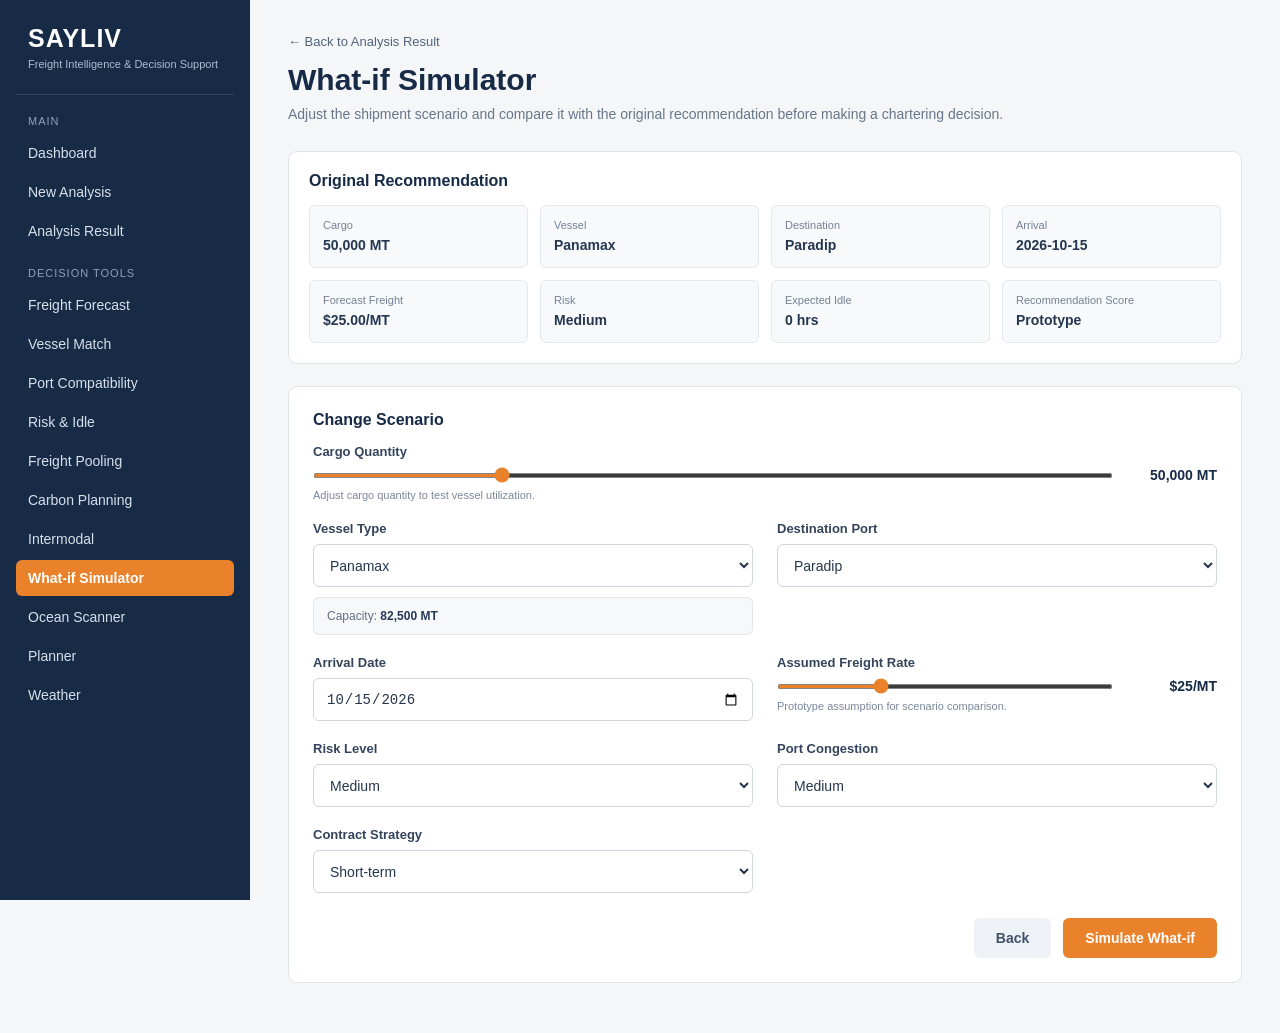
<file: frontend/whatif.html>
<!DOCTYPE html>
<html lang="en">
<head>
    <meta charset="UTF-8">
    <meta name="viewport" content="width=device-width, initial-scale=1.0">

    <title>SAYLIV | What-if Simulator</title>

    <style>
        * {
            margin: 0;
            padding: 0;
            box-sizing: border-box;
        }

        body {
            font-family: Arial, Helvetica, sans-serif;
            background: #f4f6f8;
            color: #172033;
            min-height: 100vh;
        }

        /* =========================
           SIDEBAR
        ========================= */

        .sidebar {
            position: fixed;
            left: 0;
            top: 0;
            width: 250px;
            height: 100vh;
            background: #172a46;
            color: white;
            padding: 24px 16px;
            overflow-y: auto;
            z-index: 1000;
        }

        .brand {
            padding: 0 12px 24px;
            border-bottom: 1px solid rgba(255,255,255,0.12);
            margin-bottom: 20px;
        }

        .brand h1 {
            font-size: 25px;
            letter-spacing: 1px;
        }

        .brand p {
            margin-top: 5px;
            font-size: 11px;
            color: #aebbd0;
        }

        .nav-title {
            font-size: 11px;
            text-transform: uppercase;
            letter-spacing: 1px;
            color: #91a1b8;
            margin: 18px 12px 8px;
        }

        .nav-link {
            display: block;
            text-decoration: none;
            color: #d8e0eb;
            padding: 10px 12px;
            border-radius: 6px;
            margin-bottom: 3px;
            font-size: 14px;
        }

        .nav-link:hover {
            background: #223b60;
            color: white;
        }

        .nav-link.active {
            background: #e9822b;
            color: white;
            font-weight: 600;
        }

        /* =========================
           MAIN LAYOUT
        ========================= */

        .main {
            margin-left: 250px;
            min-height: 100vh;
            padding: 32px 38px 50px;
            width: calc(100% - 250px);
        }

        .page-header {
            max-width: 1200px;
            margin: 0 auto 26px;
        }

        .back-link {
            display: inline-block;
            color: #52647b;
            text-decoration: none;
            font-size: 13px;
            margin-bottom: 14px;
        }

        .back-link:hover {
            color: #e9822b;
        }

        .page-header h2 {
            font-size: 30px;
            color: #172a46;
            margin-bottom: 7px;
        }

        .page-header p {
            color: #68768a;
            font-size: 14px;
            line-height: 1.5;
        }

        /* =========================
           CONTENT WIDTH
        ========================= */

        .content {
            max-width: 1200px;
            margin: 0 auto;
        }

        /* =========================
           BASELINE CARD
        ========================= */

        .baseline {
            background: white;
            border: 1px solid #dfe4ea;
            border-radius: 9px;
            padding: 20px;
            margin-bottom: 22px;
        }

        .section-title {
            font-size: 16px;
            color: #172a46;
            margin-bottom: 15px;
            font-weight: 700;
        }

        .baseline-grid {
            display: grid;
            grid-template-columns: repeat(4, 1fr);
            gap: 12px;
        }

        .baseline-item {
            background: #f7f9fb;
            border: 1px solid #e4e8ed;
            border-radius: 6px;
            padding: 13px;
        }

        .baseline-item span {
            display: block;
            font-size: 11px;
            color: #758195;
            margin-bottom: 5px;
        }

        .baseline-item strong {
            color: #243650;
            font-size: 14px;
        }

        /* =========================
           SIMULATOR CARD
        ========================= */

        .simulator {
            background: white;
            border: 1px solid #dfe4ea;
            border-radius: 9px;
            padding: 24px;
        }

        .form-grid {
            display: grid;
            grid-template-columns: repeat(2, 1fr);
            gap: 20px 24px;
        }

        .form-group {
            display: flex;
            flex-direction: column;
        }

        .form-group.full {
            grid-column: 1 / -1;
        }

        label {
            font-size: 13px;
            font-weight: 600;
            color: #33445c;
            margin-bottom: 8px;
        }

        input,
        select {
            width: 100%;
            height: 43px;
            border: 1px solid #cfd6df;
            border-radius: 6px;
            padding: 0 12px;
            font-size: 14px;
            color: #25364d;
            background: #fff;
            outline: none;
        }

        input:focus,
        select:focus {
            border-color: #5d84b5;
        }

        .range-row {
            display: flex;
            align-items: center;
            gap: 14px;
        }

        input[type="range"] {
            height: 5px;
            padding: 0;
            accent-color: #e9822b;
            flex: 1;
            cursor: pointer;
        }

        .range-value {
            min-width: 90px;
            text-align: right;
            font-weight: 700;
            color: #172a46;
            font-size: 14px;
        }

        .helper {
            font-size: 11px;
            color: #7b8798;
            margin-top: 6px;
        }

        .capacity-box {
            margin-top: 10px;
            background: #f6f8fa;
            border: 1px solid #e1e5ea;
            padding: 11px 13px;
            border-radius: 6px;
            font-size: 12px;
            color: #637086;
        }

        .capacity-box strong {
            color: #263a56;
        }

        /* =========================
           BUTTON
        ========================= */

        .button-row {
            margin-top: 25px;
            display: flex;
            justify-content: flex-end;
            gap: 12px;
        }

        .btn {
            border: none;
            border-radius: 6px;
            padding: 12px 22px;
            font-size: 14px;
            font-weight: 600;
            cursor: pointer;
            text-decoration: none;
            display: inline-block;
        }

        .btn-secondary {
            background: #eef1f5;
            color: #40516a;
        }

        .btn-secondary:hover {
            background: #e3e7ec;
        }

        .btn-primary {
            background: #e9822b;
            color: white;
        }

        .btn-primary:hover {
            background: #d9701d;
        }

        /* =========================
           RESULT
        ========================= */

        #simulationResult {
            display: none;
            margin-top: 24px;
        }

        .result-header {
            background: #172a46;
            color: white;
            border-radius: 9px 9px 0 0;
            padding: 20px 22px;
        }

        .result-header h3 {
            font-size: 19px;
            margin-bottom: 5px;
        }

        .result-header p {
            font-size: 12px;
            color: #c5cfdd;
        }

        .result-body {
            background: white;
            border: 1px solid #dfe4ea;
            border-top: none;
            border-radius: 0 0 9px 9px;
            padding: 22px;
        }

        .comparison-grid {
            display: grid;
            grid-template-columns: repeat(3, 1fr);
            gap: 14px;
            margin-bottom: 22px;
        }

        .metric-card {
            border: 1px solid #e0e5ea;
            border-radius: 7px;
            padding: 16px;
            background: #fafbfc;
        }

        .metric-card .label {
            font-size: 11px;
            color: #748196;
            margin-bottom: 7px;
        }

        .metric-card .value {
            font-size: 20px;
            font-weight: 700;
            color: #1d304a;
        }

        .metric-card .small {
            margin-top: 5px;
            font-size: 11px;
            color: #788597;
        }

        .positive {
            color: #27835b !important;
        }

        .negative {
            color: #bd4a4a !important;
        }

        .neutral {
            color: #607088 !important;
        }

        /* =========================
           COMPARISON TABLE
        ========================= */

        .comparison-table {
            width: 100%;
            border-collapse: collapse;
            margin-top: 8px;
        }

        .comparison-table th,
        .comparison-table td {
            padding: 12px 10px;
            text-align: left;
            border-bottom: 1px solid #e7ebef;
            font-size: 13px;
        }

        .comparison-table th {
            color: #647188;
            font-size: 11px;
            text-transform: uppercase;
            letter-spacing: 0.4px;
            background: #f7f8fa;
        }

        .comparison-table td {
            color: #30415a;
        }

        /* =========================
           VERDICT
        ========================= */

        .verdict {
            margin-top: 22px;
            border: 1px solid #d9e1e8;
            border-left: 4px solid #e9822b;
            border-radius: 6px;
            padding: 18px;
            background: #fffaf5;
        }

        .verdict h4 {
            color: #273a54;
            margin-bottom: 7px;
            font-size: 15px;
        }

        .verdict p {
            color: #59687b;
            font-size: 13px;
            line-height: 1.6;
        }

        .impact-box {
            margin-top: 16px;
            padding: 14px;
            border-radius: 6px;
            background: #f6f8fa;
            border: 1px solid #e0e5ea;
        }

        .impact-box strong {
            color: #273a54;
        }

        .disclaimer {
            margin-top: 18px;
            padding: 11px 13px;
            background: #f7f8fa;
            border: 1px solid #e3e6ea;
            border-radius: 5px;
            font-size: 11px;
            color: #7a8493;
            line-height: 1.5;
        }

        /* =========================
           RESPONSIVE
        ========================= */

        @media (max-width: 1000px) {

            .baseline-grid {
                grid-template-columns: repeat(2, 1fr);
            }

            .comparison-grid {
                grid-template-columns: repeat(2, 1fr);
            }

            .main {
                padding: 28px 24px 45px;
            }
        }

        @media (max-width: 760px) {

            .sidebar {
                position: relative;
                width: 100%;
                height: auto;
                min-height: 0;
            }

            .main {
                margin-left: 0;
                width: 100%;
                padding: 24px 16px 40px;
            }

            .form-grid {
                grid-template-columns: 1fr;
            }

            .form-group.full {
                grid-column: auto;
            }

            .baseline-grid,
            .comparison-grid {
                grid-template-columns: 1fr;
            }

            .button-row {
                justify-content: stretch;
                flex-direction: column;
            }

            .btn {
                width: 100%;
                text-align: center;
            }

            .comparison-table {
                font-size: 12px;
            }

            .comparison-table th,
            .comparison-table td {
                padding: 9px 6px;
            }
        }
    </style>
</head>

<body>

    <!-- =========================
         SIDEBAR
    ========================= -->

    <aside class="sidebar">

        <div class="brand">
            <h1>SAYLIV</h1>
            <p>Freight Intelligence & Decision Support</p>
        </div>

        <div class="nav-title">Main</div>

        <a href="index.html" class="nav-link">Dashboard</a>
        <a href="analysis.html" class="nav-link">New Analysis</a>
        <a href="result.html" class="nav-link">Analysis Result</a>

        <div class="nav-title">Decision Tools</div>

        <a href="result.html" class="nav-link">Freight Forecast</a>
        <a href="result.html" class="nav-link">Vessel Match</a>
        <a href="result.html" class="nav-link">Port Compatibility</a>
        <a href="result.html" class="nav-link">Risk & Idle</a>
        <a href="#" class="nav-link">Freight Pooling</a>
        <a href="#" class="nav-link">Carbon Planning</a>
        <a href="#" class="nav-link">Intermodal</a>

        <a href="whatif.html" class="nav-link active">
            What-if Simulator
        </a>

        <a href="#" class="nav-link">Ocean Scanner</a>
        <a href="#" class="nav-link">Planner</a>
        <a href="#" class="nav-link">Weather</a>

    </aside>


    <!-- =========================
         MAIN
    ========================= -->

    <main class="main">

        <div class="content">

            <div class="page-header">

                <a href="result.html" class="back-link">
                    ← Back to Analysis Result
                </a>

                <h2>What-if Simulator</h2>

                <p>
                    Adjust the shipment scenario and compare it with the original
                    recommendation before making a chartering decision.
                </p>

            </div>


            <!-- =========================
                 ORIGINAL BASELINE
            ========================= -->

            <section class="baseline">

                <div class="section-title">
                    Original Recommendation
                </div>

                <div class="baseline-grid">

                    <div class="baseline-item">
                        <span>Cargo</span>
                        <strong id="baseCargo">—</strong>
                    </div>

                    <div class="baseline-item">
                        <span>Vessel</span>
                        <strong id="baseVessel">—</strong>
                    </div>

                    <div class="baseline-item">
                        <span>Destination</span>
                        <strong id="baseDestination">—</strong>
                    </div>

                    <div class="baseline-item">
                        <span>Arrival</span>
                        <strong id="baseArrival">—</strong>
                    </div>

                    <div class="baseline-item">
                        <span>Forecast Freight</span>
                        <strong id="baseFreight">—</strong>
                    </div>

                    <div class="baseline-item">
                        <span>Risk</span>
                        <strong id="baseRisk">—</strong>
                    </div>

                    <div class="baseline-item">
                        <span>Expected Idle</span>
                        <strong id="baseIdle">—</strong>
                    </div>

                    <div class="baseline-item">
                        <span>Recommendation Score</span>
                        <strong id="baseScore">—</strong>
                    </div>

                </div>

            </section>


            <!-- =========================
                 SIMULATOR
            ========================= -->

            <section class="simulator">

                <div class="section-title">
                    Change Scenario
                </div>

                <form id="whatIfForm">

                    <div class="form-grid">

                        <!-- Cargo -->

                        <div class="form-group full">

                            <label for="cargoSlider">
                                Cargo Quantity
                            </label>

                            <div class="range-row">

                                <input
                                    type="range"
                                    id="cargoSlider"
                                    min="20000"
                                    max="150000"
                                    step="2500"
                                    value="50000"
                                >

                                <div class="range-value">
                                    <span id="cargoValue">50,000</span> MT
                                </div>

                            </div>

                            <div class="helper">
                                Adjust cargo quantity to test vessel utilization.
                            </div>

                        </div>


                        <!-- Vessel -->

                        <div class="form-group">

                            <label for="vessel">
                                Vessel Type
                            </label>

                            <select id="vessel">

                                <option value="Handysize">
                                    Handysize
                                </option>

                                <option value="Supramax">
                                    Supramax
                                </option>

                                <option value="Panamax" selected>
                                    Panamax
                                </option>

                                <option value="Capesize">
                                    Capesize
                                </option>

                            </select>

                            <div class="capacity-box">
                                Capacity:
                                <strong id="capacityValue">
                                    82,500 MT
                                </strong>
                            </div>

                        </div>


                        <!-- Destination -->

                        <div class="form-group">

                            <label for="destination">
                                Destination Port
                            </label>

                            <select id="destination">

                                <option value="Paradip">
                                    Paradip
                                </option>

                                <option value="Visakhapatnam">
                                    Visakhapatnam
                                </option>

                                <option value="Gangavaram">
                                    Gangavaram
                                </option>

                                <option value="Gopalpur">
                                    Gopalpur
                                </option>

                                <option value="Dhamra">
                                    Dhamra
                                </option>

                                <option value="Haldia">
                                    Haldia
                                </option>

                            </select>

                        </div>


                        <!-- Arrival -->

                        <div class="form-group">

                            <label for="arrivalDate">
                                Arrival Date
                            </label>

                            <input
                                type="date"
                                id="arrivalDate"
                                value="2026-10-15"
                            >

                        </div>


                        <!-- Freight -->

                        <div class="form-group">

                            <label for="freightSlider">
                                Assumed Freight Rate
                            </label>

                            <div class="range-row">

                                <input
                                    type="range"
                                    id="freightSlider"
                                    min="10"
                                    max="60"
                                    step="1"
                                    value="25"
                                >

                                <div class="range-value">
                                    $<span id="freightValue">25</span>/MT
                                </div>

                            </div>

                            <div class="helper">
                                Prototype assumption for scenario comparison.
                            </div>

                        </div>


                        <!-- Risk -->

                        <div class="form-group">

                            <label for="risk">
                                Risk Level
                            </label>

                            <select id="risk">

                                <option value="Low">
                                    Low
                                </option>

                                <option value="Medium" selected>
                                    Medium
                                </option>

                                <option value="High">
                                    High
                                </option>

                            </select>

                        </div>


                        <!-- Congestion -->

                        <div class="form-group">

                            <label for="congestion">
                                Port Congestion
                            </label>

                            <select id="congestion">

                                <option value="Low">
                                    Low
                                </option>

                                <option value="Medium" selected>
                                    Medium
                                </option>

                                <option value="High">
                                    High
                                </option>

                            </select>

                        </div>


                        <!-- Contract -->

                        <div class="form-group">

                            <label for="contract">
                                Contract Strategy
                            </label>

                            <select id="contract">

                                <option value="Spot">
                                    Spot
                                </option>

                                <option value="Short-term" selected>
                                    Short-term
                                </option>

                                <option value="Medium-term">
                                    Medium-term
                                </option>

                            </select>

                        </div>

                    </div>


                    <div class="button-row">

                        <a href="result.html" class="btn btn-secondary">
                            Back
                        </a>

                        <button
                            type="submit"
                            class="btn btn-primary"
                        >
                            Simulate What-if
                        </button>

                    </div>

                </form>

            </section>


            <!-- =========================
                 RESULT
            ========================= -->

            <section id="simulationResult">

                <div class="result-header">

                    <h3>
                        Scenario Comparison
                    </h3>

                    <p>
                        Simulated scenario compared with the original recommendation.
                    </p>

                </div>

                <div class="result-body">

                    <div class="comparison-grid">

                        <div class="metric-card">

                            <div class="label">
                                Vessel Utilization
                            </div>

                            <div
                                class="value"
                                id="utilizationResult"
                            >
                                —
                            </div>

                            <div
                                class="small"
                                id="utilizationChange"
                            >
                                —
                            </div>

                        </div>


                        <div class="metric-card">

                            <div class="label">
                                Freight Cost / MT
                            </div>

                            <div
                                class="value"
                                id="unitCostResult"
                            >
                                —
                            </div>

                            <div
                                class="small"
                                id="unitCostChange"
                            >
                                —
                            </div>

                        </div>


                        <div class="metric-card">

                            <div class="label">
                                Economic Impact
                            </div>

                            <div
                                class="value"
                                id="economicImpact"
                            >
                                —
                            </div>

                            <div
                                class="small"
                                id="economicImpactText"
                            >
                                Prototype estimate
                            </div>

                        </div>

                    </div>


                    <!-- Comparison table -->

                    <div class="section-title">
                        Scenario Details
                    </div>

                    <table class="comparison-table">

                        <thead>

                            <tr>
                                <th>Factor</th>
                                <th>Original</th>
                                <th>Simulated</th>
                            </tr>

                        </thead>

                        <tbody>

                            <tr>
                                <td>Cargo</td>
                                <td id="tableBaseCargo">—</td>
                                <td id="tableSimCargo">—</td>
                            </tr>

                            <tr>
                                <td>Vessel</td>
                                <td id="tableBaseVessel">—</td>
                                <td id="tableSimVessel">—</td>
                            </tr>

                            <tr>
                                <td>Destination</td>
                                <td id="tableBaseDestination">—</td>
                                <td id="tableSimDestination">—</td>
                            </tr>

                            <tr>
                                <td>Arrival</td>
                                <td id="tableBaseArrival">—</td>
                                <td id="tableSimArrival">—</td>
                            </tr>

                            <tr>
                                <td>Risk</td>
                                <td id="tableBaseRisk">—</td>
                                <td id="tableSimRisk">—</td>
                            </tr>

                            <tr>
                                <td>Port Congestion</td>
                                <td id="tableBaseCongestion">—</td>
                                <td id="tableSimCongestion">—</td>
                            </tr>

                            <tr>
                                <td>Contract</td>
                                <td id="tableBaseContract">—</td>
                                <td id="tableSimContract">—</td>
                            </tr>

                        </tbody>

                    </table>


                    <!-- Verdict -->

                    <div class="verdict">

                        <h4 id="verdictTitle">
                            Scenario Assessment
                        </h4>

                        <p id="verdictText">
                            —
                        </p>

                        <div class="impact-box">

                            <strong>
                                Decision Support:
                            </strong>

                            <span id="decisionText">
                                —
                            </span>

                        </div>

                    </div>


                    <div class="disclaimer">

                        Prototype simulation using representative planning factors.
                        Economic impact is an indicative decision-support estimate,
                        not a live profit forecast, booking quote, or guaranteed saving.

                    </div>

                </div>

            </section>

        </div>

    </main>


    <!-- =========================
         JAVASCRIPT
    ========================= -->

    <script>

        /* -------------------------
           Vessel capacities
        ------------------------- */

        const vesselCapacities = {
            Handysize: 40000,
            Supramax: 60000,
            Panamax: 82500,
            Capesize: 150000
        };


        /* -------------------------
           Load baseline
        ------------------------- */

        const storedInput =
            JSON.parse(localStorage.getItem("saylivInput") || "null");

        const storedResult =
            JSON.parse(localStorage.getItem("saylivResult") || "null");


        const baseline = {

            cargo:
                Number(
                    storedInput?.cargo ??
                    storedResult?.cargo ??
                    50000
                ),

            vessel:
                storedResult?.recommended_vessel ||
                storedInput?.vessel ||
                "Panamax",

            destination:
                storedInput?.destination ||
                storedResult?.destination ||
                "Paradip",

            arrival:
                storedInput?.arrivalDate ||
                storedResult?.arrival_date ||
                "2026-10-15",

            freight:
                Number(
                    storedResult?.forecast_rate ??
                    storedResult?.freight_rate ??
                    25
                ),

            risk:
                storedResult?.risk ||
                "Medium",

            idle:
                Number(
                    storedResult?.expected_idle ??
                    0
                ),

            score:
                Number(
                    storedResult?.recommendation_score ??
                    0
                ),

            contract:
                storedInput?.contract ||
                storedResult?.contract ||
                "Short-term",

            congestion:
                storedResult?.congestion ||
                "Medium"
        };


        /* -------------------------
           Populate baseline
        ------------------------- */

        document.getElementById("baseCargo").textContent =
            baseline.cargo.toLocaleString() + " MT";

        document.getElementById("baseVessel").textContent =
            baseline.vessel;

        document.getElementById("baseDestination").textContent =
            baseline.destination;

        document.getElementById("baseArrival").textContent =
            baseline.arrival;

        document.getElementById("baseFreight").textContent =
            "$" + baseline.freight.toFixed(2) + "/MT";

        document.getElementById("baseRisk").textContent =
            baseline.risk;

        document.getElementById("baseIdle").textContent =
            baseline.idle + " hrs";

        document.getElementById("baseScore").textContent =
            baseline.score
                ? baseline.score + "/100"
                : "Prototype";


        /* -------------------------
           Form elements
        ------------------------- */

        const cargoSlider =
            document.getElementById("cargoSlider");

        const cargoValue =
            document.getElementById("cargoValue");

        const freightSlider =
            document.getElementById("freightSlider");

        const freightValue =
            document.getElementById("freightValue");

        const vesselSelect =
            document.getElementById("vessel");

        const capacityValue =
            document.getElementById("capacityValue");


        /* -------------------------
           Set initial values
        ------------------------- */

        cargoSlider.value = baseline.cargo;

        cargoValue.textContent =
            Number(cargoSlider.value).toLocaleString();

        freightSlider.value =
            Math.max(
                10,
                Math.min(
                    60,
                    Math.round(baseline.freight || 25)
                )
            );

        freightValue.textContent =
            freightSlider.value;


        if (
            vesselCapacities[baseline.vessel]
        ) {
            vesselSelect.value =
                baseline.vessel;
        }


        /* -------------------------
           Cargo slider
        ------------------------- */

        cargoSlider.addEventListener(
            "input",
            function () {

                cargoValue.textContent =
                    Number(this.value).toLocaleString();

            }
        );


        /* -------------------------
           Freight slider
        ------------------------- */

        freightSlider.addEventListener(
            "input",
            function () {

                freightValue.textContent =
                    this.value;

            }
        );


        /* -------------------------
           Vessel capacity
        ------------------------- */

        function updateCapacity() {

            const vessel =
                vesselSelect.value;

            const capacity =
                vesselCapacities[vessel];

            capacityValue.textContent =
                capacity.toLocaleString() + " MT";
        }


        vesselSelect.addEventListener(
            "change",
            updateCapacity
        );

        updateCapacity();


        /* -------------------------
           Risk penalty
        ------------------------- */

        function riskPercentage(risk) {

            if (risk === "High") {
                return 0.08;
            }

            if (risk === "Medium") {
                return 0.04;
            }

            return 0.01;
        }


        /* -------------------------
           Congestion penalty
        ------------------------- */

        function congestionPercentage(level) {

            if (level === "High") {
                return 0.05;
            }

            if (level === "Medium") {
                return 0.025;
            }

            return 0.01;
        }


        /* -------------------------
           Form submit
        ------------------------- */

        document
            .getElementById("whatIfForm")
            .addEventListener(
                "submit",
                function (event) {

                    event.preventDefault();


                    const newCargo =
                        Number(cargoSlider.value);

                    const newVessel =
                        vesselSelect.value;

                    const newDestination =
                        document.getElementById(
                            "destination"
                        ).value;

                    const newArrival =
                        document.getElementById(
                            "arrivalDate"
                        ).value;

                    const newFreight =
                        Number(
                            freightSlider.value
                        );

                    const newRisk =
                        document.getElementById(
                            "risk"
                        ).value;

                    const newCongestion =
                        document.getElementById(
                            "congestion"
                        ).value;

                    const newContract =
                        document.getElementById(
                            "contract"
                        ).value;


                    const capacity =
                        vesselCapacities[newVessel];


                    /* -------------------------
                       Utilization
                    ------------------------- */

                    const utilization =
                        (newCargo / capacity) * 100;

                    const roundedUtilization =
                        Math.round(utilization);


                    const baselineCapacity =
                        vesselCapacities[
                            baseline.vessel
                        ] || 82500;


                    const baselineUtilization =
                        (
                            baseline.cargo /
                            baselineCapacity
                        ) * 100;


                    const utilizationDifference =
                        roundedUtilization -
                        Math.round(
                            baselineUtilization
                        );


                    /* -------------------------
                       Feasibility
                    ------------------------- */

                    let feasible = true;

                    if (newCargo > capacity) {
                        feasible = false;
                    }


                    /* -------------------------
                       Cost model
                    ------------------------- */

                    const baselineFreightCost =
                        baseline.cargo *
                        baseline.freight;

                    const simulatedFreightCost =
                        newCargo *
                        newFreight;


                    const baselineRiskPenalty =
                        baselineFreightCost *
                        riskPercentage(
                            baseline.risk
                        );


                    const simulatedRiskPenalty =
                        simulatedFreightCost *
                        riskPercentage(
                            newRisk
                        );


                    const baselineCongestionPenalty =
                        baselineFreightCost *
                        congestionPercentage(
                            baseline.congestion
                        );


                    const simulatedCongestionPenalty =
                        simulatedFreightCost *
                        congestionPercentage(
                            newCongestion
                        );


                    const baselineIdlePenalty =
                        baselineFreightCost *
                        (baseline.idle * 0.0005);


                    const simulatedIdleHours =
                        newRisk === "High"
                            ? 48
                            : newRisk === "Medium"
                                ? 24
                                : 12;


                    const simulatedIdlePenalty =
                        simulatedFreightCost *
                        (simulatedIdleHours * 0.0005);


                    const baselineTotalCost =
                        baselineFreightCost +
                        baselineRiskPenalty +
                        baselineCongestionPenalty +
                        baselineIdlePenalty;


                    const simulatedTotalCost =
                        simulatedFreightCost +
                        simulatedRiskPenalty +
                        simulatedCongestionPenalty +
                        simulatedIdlePenalty;


                    /* -------------------------
                       Unit economics
                    ------------------------- */

                    const baselineUnitCost =
                        baseline.cargo > 0
                            ? baselineTotalCost /
                              baseline.cargo
                            : baseline.freight;


                    const simulatedUnitCost =
                        newCargo > 0
                            ? simulatedTotalCost /
                              newCargo
                            : newFreight;


                    const unitCostDifference =
                        baselineUnitCost -
                        simulatedUnitCost;


                    const percentageDifference =
                        baselineUnitCost > 0
                            ? (
                                unitCostDifference /
                                baselineUnitCost
                              ) * 100
                            : 0;


                    /* -------------------------
                       Potential economic impact
                    ------------------------- */

                    const potentialImpact =
                        unitCostDifference *
                        newCargo;


                    /* -------------------------
                       Scenario score
                    ------------------------- */

                    let scenarioScore =
                        baseline.score || 60;


                    if (
                        utilization >= 60 &&
                        utilization <= 90
                    ) {
                        scenarioScore += 6;
                    }

                    if (
                        utilization > 90 &&
                        utilization <= 100
                    ) {
                        scenarioScore += 2;
                    }

                    if (utilization < 50) {
                        scenarioScore -= 7;
                    }

                    if (newRisk === "Medium") {
                        scenarioScore -= 3;
                    }

                    if (newRisk === "High") {
                        scenarioScore -= 8;
                    }

                    if (newCongestion === "Medium") {
                        scenarioScore -= 2;
                    }

                    if (newCongestion === "High") {
                        scenarioScore -= 6;
                    }

                    if (newContract === "Medium-term") {
                        scenarioScore += 2;
                    }

                    if (
                        newDestination !==
                        baseline.destination
                    ) {
                        scenarioScore -= 2;
                    }

                    scenarioScore =
                        Math.max(
                            0,
                            Math.min(
                                100,
                                Math.round(
                                    scenarioScore
                                )
                            )
                        );


                    /* -------------------------
                       Update metrics
                    ------------------------- */

                    const utilizationElement =
                        document.getElementById(
                            "utilizationResult"
                        );

                    utilizationElement.textContent =
                        roundedUtilization + "%";


                    const utilizationChangeElement =
                        document.getElementById(
                            "utilizationChange"
                        );

                    utilizationChangeElement.textContent =
                        (
                            utilizationDifference >= 0
                                ? "+" : ""
                        ) +
                        utilizationDifference +
                        " percentage points vs baseline";


                    utilizationChangeElement.className =
                        "small " +
                        (
                            utilizationDifference > 0
                                ? "positive"
                                : utilizationDifference < 0
                                    ? "negative"
                                    : "neutral"
                        );


                    const unitCostElement =
                        document.getElementById(
                            "unitCostResult"
                        );

                    unitCostElement.textContent =
                        "$" +
                        simulatedUnitCost.toFixed(2);


                    const unitCostChangeElement =
                        document.getElementById(
                            "unitCostChange"
                        );


                    unitCostChangeElement.textContent =
                        (
                            percentageDifference >= 0
                                ? "+" : ""
                        ) +
                        percentageDifference.toFixed(1) +
                        "% unit-cost change";


                    unitCostChangeElement.className =
                        "small " +
                        (
                            percentageDifference > 1
                                ? "positive"
                                : percentageDifference < -1
                                    ? "negative"
                                    : "neutral"
                        );


                    const economicImpactElement =
                        document.getElementById(
                            "economicImpact"
                        );


                    if (potentialImpact > 0) {

                        economicImpactElement.textContent =
                            "Potential saving $" +
                            Math.round(
                                potentialImpact
                            ).toLocaleString();

                        economicImpactElement.className =
                            "value positive";

                    } else if (potentialImpact < 0) {

                        economicImpactElement.textContent =
                            "Potential additional cost $" +
                            Math.abs(
                                Math.round(
                                    potentialImpact
                                )
                            ).toLocaleString();

                        economicImpactElement.className =
                            "value negative";

                    } else {

                        economicImpactElement.textContent =
                            "Near baseline";

                        economicImpactElement.className =
                            "value neutral";
                    }


                    document.getElementById(
                        "economicImpactText"
                    ).textContent =
                        "Prototype economic impact index";


                    /* -------------------------
                       Table
                    ------------------------- */

                    document.getElementById(
                        "tableBaseCargo"
                    ).textContent =
                        baseline.cargo.toLocaleString() +
                        " MT";

                    document.getElementById(
                        "tableSimCargo"
                    ).textContent =
                        newCargo.toLocaleString() +
                        " MT";


                    document.getElementById(
                        "tableBaseVessel"
                    ).textContent =
                        baseline.vessel;

                    document.getElementById(
                        "tableSimVessel"
                    ).textContent =
                        newVessel;


                    document.getElementById(
                        "tableBaseDestination"
                    ).textContent =
                        baseline.destination;

                    document.getElementById(
                        "tableSimDestination"
                    ).textContent =
                        newDestination;


                    document.getElementById(
                        "tableBaseArrival"
                    ).textContent =
                        baseline.arrival;

                    document.getElementById(
                        "tableSimArrival"
                    ).textContent =
                        newArrival;


                    document.getElementById(
                        "tableBaseRisk"
                    ).textContent =
                        baseline.risk;

                    document.getElementById(
                        "tableSimRisk"
                    ).textContent =
                        newRisk;


                    document.getElementById(
                        "tableBaseCongestion"
                    ).textContent =
                        baseline.congestion;

                    document.getElementById(
                        "tableSimCongestion"
                    ).textContent =
                        newCongestion;


                    document.getElementById(
                        "tableBaseContract"
                    ).textContent =
                        baseline.contract;

                    document.getElementById(
                        "tableSimContract"
                    ).textContent =
                        newContract;


                    /* -------------------------
                       Verdict
                    ------------------------- */

                    const verdictTitle =
                        document.getElementById(
                            "verdictTitle"
                        );

                    const verdictText =
                        document.getElementById(
                            "verdictText"
                        );

                    const decisionText =
                        document.getElementById(
                            "decisionText"
                        );


                    if (!feasible) {

                        verdictTitle.textContent =
                            "Scenario Not Feasible";

                        verdictText.textContent =
                            "The simulated cargo exceeds the capacity of the selected " +
                            newVessel +
                            " vessel. Increasing cargo under this configuration " +
                            "could create an operational constraint.";

                        decisionText.textContent =
                            "Choose a larger vessel or reduce the simulated cargo before proceeding.";

                    } else if (
                        percentageDifference >= 3 &&
                        newRisk !== "High" &&
                        utilization >= 60
                    ) {

                        verdictTitle.textContent =
                            "Potentially Beneficial Scenario";

                        verdictText.textContent =
                            "The simulated scenario shows improved prototype unit economics " +
                            "with acceptable vessel utilization and without a high-risk setting.";

                        decisionText.textContent =
                            "This scenario can be considered for further operational and market validation.";

                    } else if (
                        percentageDifference <= -3 ||
                        newRisk === "High" ||
                        utilization < 50
                    ) {

                        verdictTitle.textContent =
                            "Potentially Unfavorable Scenario";

                        verdictText.textContent =
                            "The simulated scenario introduces higher prototype cost pressure, " +
                            "higher risk, or lower vessel utilization compared with the baseline.";

                        decisionText.textContent =
                            "The original recommendation should be retained unless additional operational data supports the change.";

                    } else {

                        verdictTitle.textContent =
                            "Scenario Close to Baseline";

                        verdictText.textContent =
                            "The simulated scenario does not show a strong enough change " +
                            "in prototype economics or operational factors to clearly justify switching.";

                        decisionText.textContent =
                            "Further review of freight rates, port conditions and vessel availability is recommended.";

                    }


                    /* -------------------------
                       Show result
                    ------------------------- */

                    const resultSection =
                        document.getElementById(
                            "simulationResult"
                        );

                    resultSection.style.display =
                        "block";


                    resultSection.scrollIntoView({
                        behavior: "smooth",
                        block: "start"
                    });

                }
            );

    </script>

</body>
</html>
</file>
<file: frontend/style.css>
* {
    box-sizing: border-box;
    margin: 0;
    padding: 0;
}

body {
    font-family: Arial, Helvetica, sans-serif;
    background: #f5f7fa;
    color: #172033;
}

a {
    text-decoration: none;
    color: inherit;
}

button {
    font-family: inherit;
}

.app {
    display: flex;
    min-height: 100vh;
}


/* SIDEBAR */

.sidebar {
    width: 245px;
    background: #101a2d;
    color: #ffffff;
    padding: 24px 16px;
    position: fixed;
    top: 0;
    bottom: 0;
    left: 0;
    overflow-y: auto;
}

.brand {
    display: flex;
    align-items: center;
    gap: 11px;
    padding: 4px 8px 28px;
}

.brand-mark {
    width: 38px;
    height: 38px;
    border-radius: 8px;
    background: #e8892f;
    display: flex;
    align-items: center;
    justify-content: center;
    font-weight: 700;
    font-size: 20px;
}

.brand h2 {
    font-size: 20px;
    letter-spacing: 1px;
}

.brand span {
    color: #aeb8ca;
    font-size: 10px;
}

.nav-title {
    font-size: 10px;
    color: #7f8ba0;
    letter-spacing: 1px;
    margin: 18px 9px 7px;
}

.nav-item {
    width: 100%;
    border: 0;
    background: transparent;
    color: #c8d0dd;
    padding: 10px 11px;
    margin-bottom: 3px;
    border-radius: 6px;
    display: flex;
    align-items: center;
    gap: 10px;
    font-size: 13px;
    cursor: pointer;
    text-align: left;
}

.nav-item span {
    width: 18px;
    text-align: center;
    color: #94a0b5;
}

.nav-item:hover,
.nav-item.active {
    background: #1c2940;
    color: #ffffff;
}

.nav-item.active {
    border-left: 3px solid #e8892f;
}

.sidebar-footer {
    position: absolute;
    bottom: 20px;
    left: 24px;
    right: 24px;
    color: #8e9aae;
    font-size: 11px;
    display: flex;
    align-items: center;
    gap: 7px;
}

.status-dot {
    width: 7px;
    height: 7px;
    background: #4ca56a;
    border-radius: 50%;
}


/* MAIN */

.main {
    margin-left: 245px;
    width: calc(100% - 245px);
    padding: 30px 38px;
    max-width: 1500px;
}

.topbar {
    display: flex;
    align-items: center;
    justify-content: space-between;
    margin-bottom: 25px;
}

.eyebrow {
    font-size: 10px;
    letter-spacing: 1.3px;
    color: #7c8799;
    font-weight: 700;
    margin-bottom: 6px;
}

h1 {
    font-size: 30px;
}

.primary-button,
.hero-button {
    display: inline-block;
    background: #e8892f;
    color: #ffffff;
    border-radius: 6px;
    padding: 11px 17px;
    font-size: 13px;
    font-weight: 600;
}

.primary-button:hover,
.hero-button:hover {
    background: #d97820;
}


/* HERO */

.hero {
    background: #16243b;
    color: white;
    border-radius: 10px;
    padding: 31px;
    display: flex;
    justify-content: space-between;
    align-items: center;
    gap: 30px;
    margin-bottom: 30px;
}

.hero-text {
    max-width: 600px;
}

.hero-label {
    color: #e8892f;
    font-size: 10px;
    font-weight: 700;
    letter-spacing: 1.4px;
}

.hero h2 {
    font-size: 31px;
    line-height: 1.2;
    margin: 10px 0 12px;
}

.hero h2 strong {
    color: #f0a052;
}

.hero p {
    color: #bdc7d6;
    font-size: 13px;
    line-height: 1.7;
    margin-bottom: 20px;
}

.hero-button {
    font-size: 12px;
}

.hero-flow {
    display: flex;
    align-items: center;
    flex-shrink: 0;
}

.flow-step {
    text-align: center;
    font-size: 11px;
    color: #bdc7d6;
}

.flow-step span {
    display: block;
    color: #7f8ca1;
    font-size: 9px;
    margin-bottom: 6px;
}

.flow-step.highlight {
    color: #ffffff;
}

.flow-step.highlight span {
    color: #e8892f;
}

.flow-line {
    width: 32px;
    height: 1px;
    background: #43516a;
    margin: 0 7px;
}


/* SECTION */

.section-heading {
    display: flex;
    justify-content: space-between;
    align-items: end;
    margin-bottom: 14px;
}

.section-heading h2 {
    font-size: 20px;
}

.prototype-tag {
    font-size: 10px;
    color: #7b8799;
    border: 1px solid #dce1e8;
    padding: 6px 9px;
    border-radius: 5px;
}


/* CARDS */

.cards {
    display: grid;
    grid-template-columns: repeat(4, 1fr);
    gap: 15px;
    margin-bottom: 20px;
}

.card,
.panel {
    background: #ffffff;
    border: 1px solid #e3e7ed;
    border-radius: 8px;
}

.card {
    padding: 18px;
}

.card-top {
    display: flex;
    justify-content: space-between;
    color: #737f91;
    font-size: 11px;
}

.icon {
    color: #e8892f;
    font-size: 15px;
}

.card h3 {
    font-size: 23px;
    margin: 14px 0 5px;
}

.card p {
    color: #8a95a5;
    font-size: 11px;
}


/* CONTENT GRID */

.content-grid {
    display: grid;
    grid-template-columns: 1.4fr 1fr;
    gap: 20px;
    margin-bottom: 20px;
}

.panel {
    padding: 20px;
    margin-bottom: 20px;
}

.content-grid .panel {
    margin-bottom: 0;
}

.panel-header {
    display: flex;
    justify-content: space-between;
    align-items: start;
    margin-bottom: 20px;
}

.panel-header h2 {
    font-size: 18px;
}

.score {
    background: #edf7f0;
    color: #397d50;
    padding: 7px 11px;
    border-radius: 5px;
    font-weight: 700;
    font-size: 13px;
}

.route {
    display: flex;
    align-items: center;
    gap: 22px;
    padding: 16px;
    background: #f7f8fa;
    border-radius: 6px;
    margin-bottom: 14px;
}

.route span,
.cargo-info span {
    display: block;
    color: #8893a3;
    font-size: 10px;
    margin-bottom: 5px;
}

.route strong,
.cargo-info strong {
    font-size: 13px;
}

.arrow {
    color: #e8892f;
    font-size: 20px;
}

.cargo-info {
    display: grid;
    grid-template-columns: repeat(3, 1fr);
    gap: 10px;
    padding-bottom: 15px;
    border-bottom: 1px solid #e7eaf0;
}

.good,
.check {
    color: #3d8b55;
}

.explanation {
    color: #697589;
    font-size: 11px;
    line-height: 1.6;
    margin-top: 15px;
}


/* RISK */

.risk-row {
    display: flex;
    justify-content: space-between;
    align-items: center;
    border-bottom: 1px solid #edf0f3;
    padding: 12px 0;
    font-size: 12px;
}

.risk-row b {
    font-size: 10px;
    padding: 5px 8px;
    border-radius: 4px;
}

.medium {
    color: #9a6b18;
    background: #fff6df;
}

.low {
    color: #397d50;
    background: #edf7f0;
}


/* TABLE */

.table {
    width: 100%;
}

.table-row {
    display: grid;
    grid-template-columns: 1.2fr 1.2fr 1.2fr 1fr .5fr;
    gap: 10px;
    align-items: center;
    padding: 13px 8px;
    border-bottom: 1px solid #edf0f3;
    font-size: 11px;
}

.table-head {
    color: #818c9d;
    font-size: 10px;
    text-transform: uppercase;
    letter-spacing: .5px;
}

.warning {
    color: #a16d16;
}

.small-note {
    color: #8b95a5;
    font-size: 10px;
}


/* FOOTER */

footer {
    text-align: center;
    color: #929baa;
    font-size: 10px;
    padding: 15px 0 5px;
}


/* RESPONSIVE */

@media (max-width: 1000px) {

    .sidebar {
        width: 210px;
    }

    .main {
        margin-left: 210px;
        width: calc(100% - 210px);
        padding: 25px;
    }

    .cards {
        grid-template-columns: repeat(2, 1fr);
    }

    .hero {
        flex-direction: column;
        align-items: flex-start;
    }
}

@media (max-width: 700px) {

    .sidebar {
        display: none;
    }

    .main {
        margin-left: 0;
        width: 100%;
        padding: 18px;
    }

    .content-grid {
        grid-template-columns: 1fr;
    }

    .cards {
        grid-template-columns: 1fr;
    }

    .topbar {
        gap: 15px;
    }

    .hero h2 {
        font-size: 25px;
    }

    .hero-flow {
        flex-wrap: wrap;
    }

    .cargo-info {
        grid-template-columns: 1fr;
    }
}


/* ANALYSIS PAGE */

.analysis-intro {
    background: #ffffff;
    border: 1px solid #e3e7ed;
    border-radius: 8px;
    padding: 25px;
    margin-bottom: 20px;
}

.analysis-intro h2 {
    font-size: 24px;
    margin-bottom: 8px;
}

.analysis-intro p:last-child {
    color: #778397;
    font-size: 12px;
    line-height: 1.6;
    max-width: 700px;
}


.form-panel {
    background: #ffffff;
    border: 1px solid #e3e7ed;
    border-radius: 8px;
    padding: 24px;
    margin-bottom: 18px;
}

.form-heading {
    margin-bottom: 22px;
}

.form-heading h2 {
    font-size: 18px;
}


.form-grid {
    display: grid;
    grid-template-columns: repeat(2, 1fr);
    gap: 18px;
}


.field label {
    display: block;
    color: #59667a;
    font-size: 11px;
    font-weight: 600;
    margin-bottom: 7px;
}


.field input,
.field select {
    width: 100%;
    height: 42px;
    border: 1px solid #d9dee6;
    border-radius: 5px;
    background: #ffffff;
    padding: 0 12px;
    color: #172033;
    font-size: 12px;
    outline: none;
}


.field input:focus,
.field select:focus {
    border-color: #e8892f;
}


.input-unit {
    position: relative;
}

.input-unit input {
    padding-right: 45px;
}

.input-unit span {
    position: absolute;
    right: 13px;
    top: 13px;
    color: #8993a3;
    font-size: 10px;
}


.run-section {
    background: #16243b;
    color: white;
    border-radius: 8px;
    padding: 24px;
    display: flex;
    align-items: center;
    justify-content: space-between;
    gap: 20px;
    margin-bottom: 30px;
}

.run-section h3 {
    font-size: 18px;
    margin-bottom: 6px;
}

.run-section p:last-child {
    color: #aeb9ca;
    font-size: 11px;
}


.run-button {
    border: 0;
    background: #e8892f;
    color: #ffffff;
    padding: 13px 19px;
    border-radius: 6px;
    font-size: 12px;
    font-weight: 700;
    cursor: pointer;
    white-space: nowrap;
}

.run-button:hover {
    background: #d97820;
}


@media (max-width: 700px) {

    .form-grid {
        grid-template-columns: 1fr;
    }

    .run-section {
        flex-direction: column;
        align-items: flex-start;
    }

} 

/* RESULT PAGE */

.secondary-button {
    display: inline-block;
    background: #ffffff;
    color: #435066;
    border: 1px solid #d9dee6;
    border-radius: 6px;
    padding: 10px 15px;
    font-size: 12px;
}

.secondary-button:hover {
    border-color: #e8892f;
    color: #d97820;
}

.result-scenario {
    background: #ffffff;
    border: 1px solid #e3e7ed;
    border-radius: 8px;
    padding: 22px;
    display: flex;
    align-items: center;
    justify-content: space-between;
    margin-bottom: 16px;
}

.result-scenario h2 {
    font-size: 22px;
    margin-bottom: 5px;
}

.result-scenario p:last-child {
    color: #7a8697;
    font-size: 11px;
}

.analysis-status {
    color: #3d8051;
    background: #edf7f0;
    border-radius: 5px;
    padding: 9px 12px;
    font-size: 11px;
    font-weight: 600;
}

.status-check {
    margin-right: 5px;
}

.decision-panel {
    background: #16243b;
    color: #ffffff;
    border-radius: 8px;
    padding: 25px;
    display: flex;
    justify-content: space-between;
    align-items: center;
    gap: 25px;
    margin-bottom: 18px;
}

.decision-panel h2 {
    font-size: 25px;
    margin-bottom: 9px;
}

.decision-panel .eyebrow {
    color: #e8892f;
}

.decision-panel p:not(.eyebrow) {
    color: #bdc7d6;
    font-size: 11px;
    line-height: 1.6;
    max-width: 650px;
}

.recommendation-score {
    text-align: center;
    border-left: 1px solid #3b4b64;
    padding-left: 30px;
    min-width: 130px;
}

.recommendation-score span,
.recommendation-score small {
    display: block;
    color: #9eabbf;
    font-size: 9px;
}

.recommendation-score strong {
    font-size: 38px;
    color: #f0a052;
}

.result-cards {
    display: grid;
    grid-template-columns: repeat(4, 1fr);
    gap: 14px;
    margin-bottom: 18px;
}

.result-card {
    background: #ffffff;
    border: 1px solid #e3e7ed;
    border-radius: 8px;
    padding: 17px;
}

.result-card span {
    display: block;
    color: #758195;
    font-size: 10px;
    margin-bottom: 11px;
}

.result-card strong {
    display: block;
    font-size: 20px;
    margin-bottom: 5px;
}

.result-card small {
    color: #919aaa;
    font-size: 9px;
}

.risk-medium {
    color: #9a6b18;
}

.result-grid {
    display: grid;
    grid-template-columns: 1fr 1fr;
    gap: 18px;
    margin-bottom: 18px;
}

.result-panel {
    background: #ffffff;
    border: 1px solid #e3e7ed;
    border-radius: 8px;
    padding: 21px;
    margin-bottom: 18px;
}

.result-panel-header {
    display: flex;
    align-items: flex-start;
    justify-content: space-between;
    gap: 15px;
    margin-bottom: 18px;
}

.result-panel-header h2 {
    font-size: 17px;
}

.tag {
    padding: 6px 9px;
    border-radius: 4px;
    font-size: 9px;
    font-weight: 700;
}

.tag.green {
    color: #397d50;
    background: #edf7f0;
}

.tag.yellow {
    color: #9a6b18;
    background: #fff6df;
}

.forecast-box {
    background: #f7f8fa;
    padding: 17px;
    border-radius: 6px;
}

.forecast-line {
    display: flex;
    justify-content: space-between;
    font-size: 10px;
    margin-bottom: 14px;
}

.forecast-line span {
    color: #7b8798;
}

.forecast-line strong {
    color: #397d50;
}

.forecast-bar {
    height: 7px;
    background: #e3e7ec;
    border-radius: 10px;
    overflow: hidden;
}

.forecast-fill {
    width: 76%;
    height: 100%;
    background: #4e9a67;
}

.forecast-labels {
    display: flex;
    justify-content: space-between;
    color: #9aa3b1;
    font-size: 8px;
    margin-top: 6px;
}

.panel-note {
    color: #8993a3;
    font-size: 10px;
    line-height: 1.6;
    margin-top: 13px;
}

.compatibility-list > div {
    display: flex;
    justify-content: space-between;
    padding: 12px 0;
    border-bottom: 1px solid #edf0f3;
    font-size: 10px;
}

.compatibility-list span {
    color: #7c8798;
}

.green-text {
    color: #397d50;
}

.warning-text {
    color: #a16d16;
}

.vessel-table {
    width: 100%;
}

.vessel-row {
    display: grid;
    grid-template-columns: 1.2fr 1.2fr 1.2fr 1fr .5fr;
    align-items: center;
    gap: 10px;
    padding: 13px 9px;
    border-bottom: 1px solid #edf0f3;
    font-size: 10px;
}

.vessel-head {
    color: #8a94a4;
    font-size: 9px;
    text-transform: uppercase;
}

.vessel-row.recommended {
    background: #f7faf8;
}

.risk-list > div {
    display: flex;
    justify-content: space-between;
    padding: 12px 0;
    border-bottom: 1px solid #edf0f3;
    font-size: 11px;
}

.yellow-text {
    color: #9a6b18;
}

.idle-number {
    background: #f7f8fa;
    border-radius: 6px;
    padding: 20px;
    display: flex;
    align-items: baseline;
    gap: 10px;
}

.idle-number strong {
    font-size: 38px;
}

.idle-number span {
    color: #7e8999;
    font-size: 10px;
}

.alternative-box {
    margin-top: 13px;
    border-left: 3px solid #e8892f;
    background: #fff9f3;
    padding: 11px 13px;
}

.alternative-box span,
.alternative-box strong {
    display: block;
}

.alternative-box span {
    color: #8993a3;
    font-size: 9px;
    margin-bottom: 5px;
}

.alternative-box strong {
    font-size: 12px;
}

.intelligence-panel {
    margin-top: 2px;
}

.intelligence-grid {
    display: grid;
    grid-template-columns: repeat(4, 1fr);
    gap: 12px;
}

.intelligence-card {
    border: 1px solid #e4e8ed;
    border-radius: 7px;
    padding: 15px;
    min-height: 165px;
}

.intelligence-number {
    color: #e8892f;
    font-size: 9px;
    font-weight: 700;
}

.intelligence-card h3 {
    font-size: 13px;
    margin: 10px 0 7px;
}

.intelligence-card p {
    color: #7d8899;
    font-size: 10px;
    line-height: 1.5;
    margin-bottom: 12px;
}

.intelligence-card b {
    color: #536176;
    font-size: 9px;
}

.intelligence-card button {
    border: 1px solid #e8892f;
    background: #fff9f3;
    color: #c76f20;
    padding: 7px 9px;
    border-radius: 4px;
    font-size: 9px;
    cursor: pointer;
}

.intelligence-card button:hover {
    background: #e8892f;
    color: white;
}

.whatif-result {
    display: none;
}

.whatif-content {
    display: grid;
    grid-template-columns: 1fr auto 1fr 2fr;
    gap: 15px;
    align-items: center;
}

.whatif-content span {
    display: block;
    color: #8993a3;
    font-size: 9px;
    margin-bottom: 6px;
}

.whatif-content strong {
    font-size: 18px;
}

.comparison-arrow {
    color: #e8892f;
    font-size: 22px;
}

.whatif-message {
    background: #fff9f3;
    border-left: 3px solid #e8892f;
    padding: 12px;
    color: #6e7888;
    font-size: 10px;
    line-height: 1.5;
}


@media (max-width: 1000px) {

    .result-cards {
        grid-template-columns: repeat(2, 1fr);
    }

    .intelligence-grid {
        grid-template-columns: repeat(2, 1fr);
    }

}

@media (max-width: 700px) {

    .result-scenario,
    .decision-panel {
        flex-direction: column;
        align-items: flex-start;
    }

    .result-grid {
        grid-template-columns: 1fr;
    }

    .result-cards {
        grid-template-columns: 1fr;
    }

    .intelligence-grid {
        grid-template-columns: 1fr;
    }

    .recommendation-score {
        border-left: 0;
        border-top: 1px solid #3b4b64;
        padding-left: 0;
        padding-top: 15px;
        width: 100%;
        text-align: left;
    }

    .vessel-row {
        grid-template-columns: 1fr 1fr;
        gap: 8px;
    }

    .whatif-content {
        grid-template-columns: 1fr;
    }

}



.dynamic-card-content {
    margin-top: 12px;
    line-height: 1.55;
    font-size: 14px;
}

.dynamic-card-content strong {
    font-weight: 700;
}

.dynamic-card-content small {
    display: block;
    margin-top: 6px;
    opacity: 0.7;
}

.intelligence-grid,
.intelligence-cards {
    align-items: stretch;
}

.intelligence-grid > *,
.intelligence-cards > * {
    min-height: 150px;
}


.review-button {
    display: inline-block;
    margin-top: 16px;
    padding: 11px 18px;
    border-radius: 8px;
    background: #f28c28;
    color: #08111f;
    text-decoration: none;
    font-weight: 700;
    transition: 0.2s ease;
}

.review-button:hover {
    transform: translateY(-1px);
    opacity: 0.9;
}

/* =====================================================
   FINAL PAGE ALIGNMENT FIX
   Review + What-If
   ===================================================== */

.app-shell {
    display: flex;
    width: 100%;
    min-height: 100vh;
    overflow-x: hidden;
}

.sidebar {
    flex: 0 0 240px;
    width: 240px;
    box-sizing: border-box;
}

.main-content {
    flex: 1 1 auto;
    width: 0;
    min-width: 0;
    box-sizing: border-box;
    margin: 0;
    padding: 0;
    overflow-x: hidden;
}

/* REVIEW PAGE */

.review-page {
    width: 100%;
    max-width: 1400px;
    margin: 0 auto;
    padding: 32px;
    box-sizing: border-box;
}

.review-grid {
    width: 100%;
    box-sizing: border-box;
}

.review-card {
    width: 100%;
    min-width: 0;
    box-sizing: border-box;
}

/* WHAT-IF PAGE */

.whatif-page {
    width: 100%;
    max-width: 1200px;
    margin: 0 auto;
    padding: 32px;
    box-sizing: border-box;
}

/* Prevent wide content from pushing the page sideways */

.review-card *,
.scenario-card *,
.whatif-page * {
    max-width: 100%;
    box-sizing: border-box;
}

.review-card img,
.scenario-card img {
    max-width: 100%;
}

/* Desktop */

@media (min-width: 901px) {

    .review-page,
    .whatif-page {
        margin-left: auto;
        margin-right: auto;
    }
}

/* Smaller screens */

@media (max-width: 900px) {

    .sidebar {
        flex-basis: 210px;
        width: 210px;
    }

    .review-page,
    .whatif-page {
        padding: 20px;
    }
}

@media (max-width: 650px) {

    .app-shell {
        display: block;
    }

    .sidebar {
        width: 100%;
        position: relative;
    }

    .main-content {
        width: 100%;
    }

    .review-page,
    .whatif-page {
        padding: 16px;
    }
}



.why-button {
    margin-top: 12px;
    padding: 10px 16px;
    border: 1px solid #f28c28;
    background: #fff7ed;
    color: #d66f12;
    border-radius: 6px;
    font-size: 13px;
    font-weight: 700;
    cursor: pointer;
}

.why-button:hover {
    background: #f28c28;
    color: white;
}
</file>
